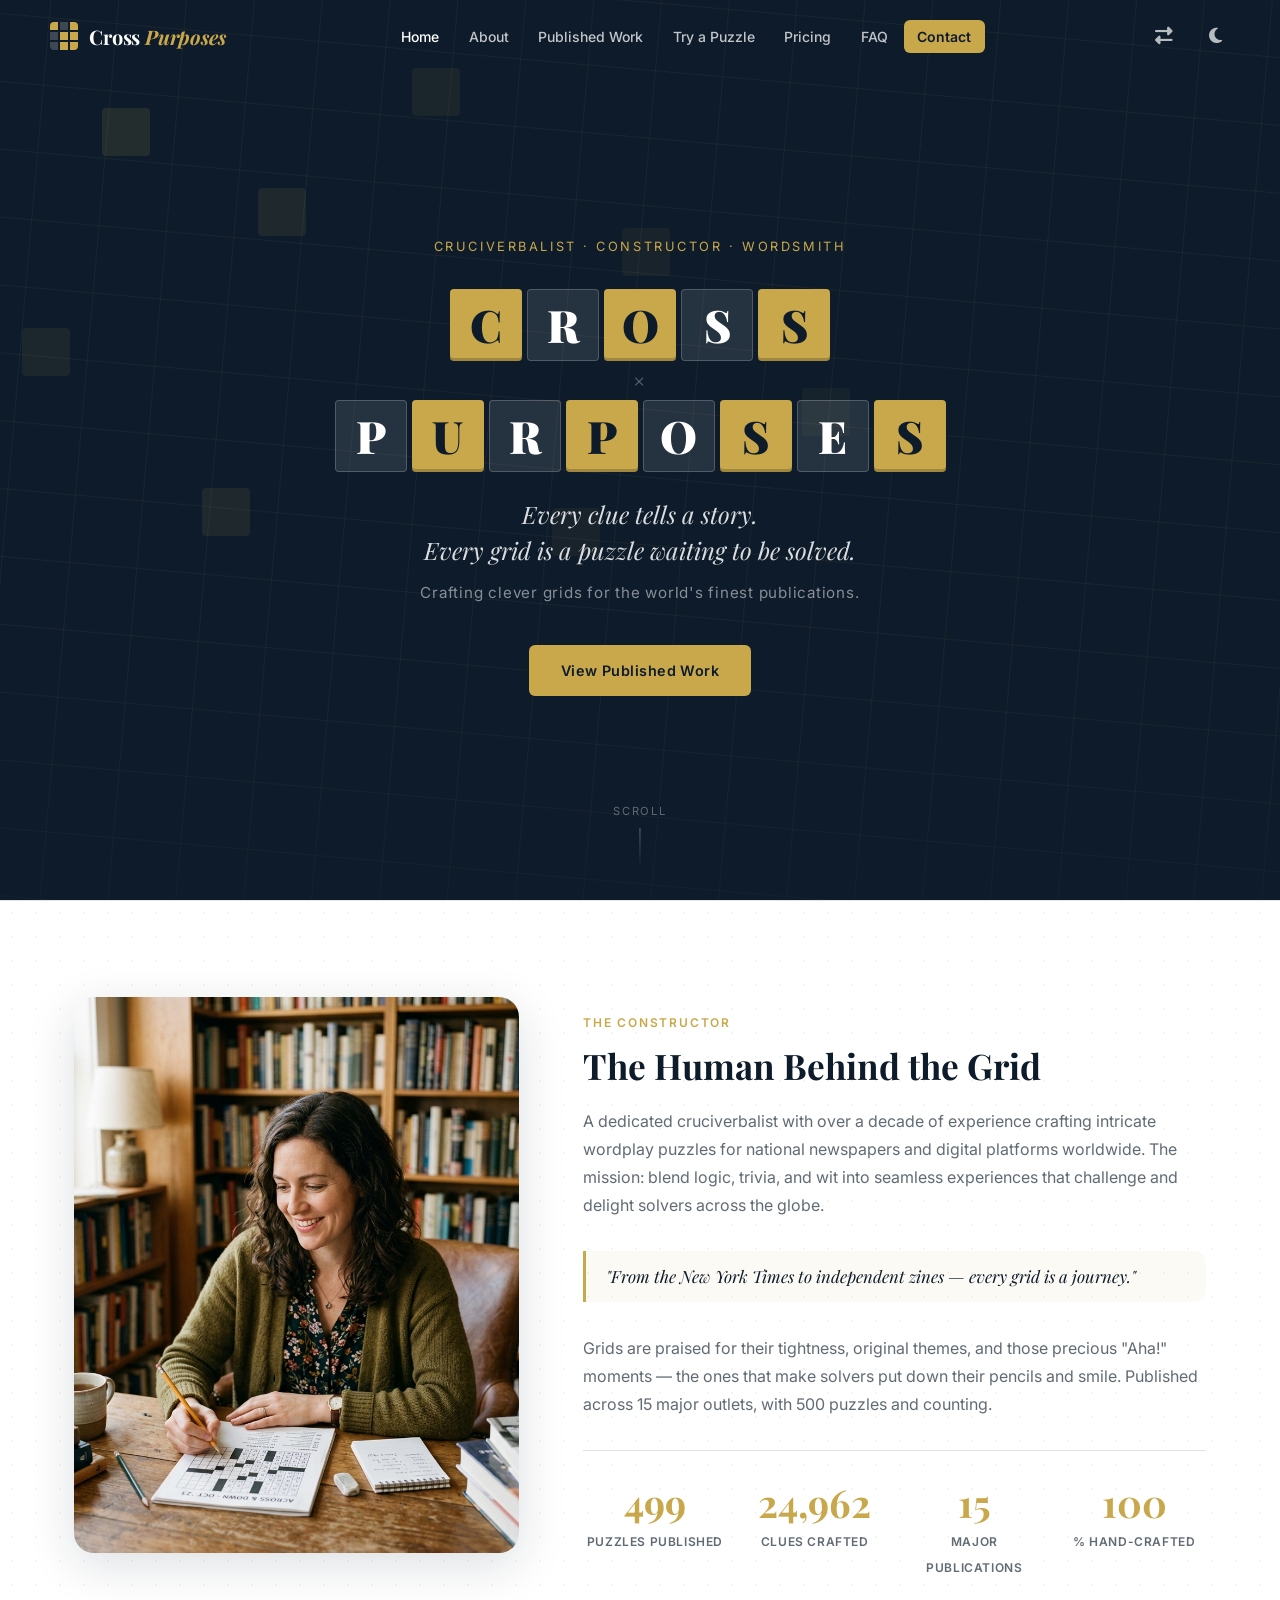
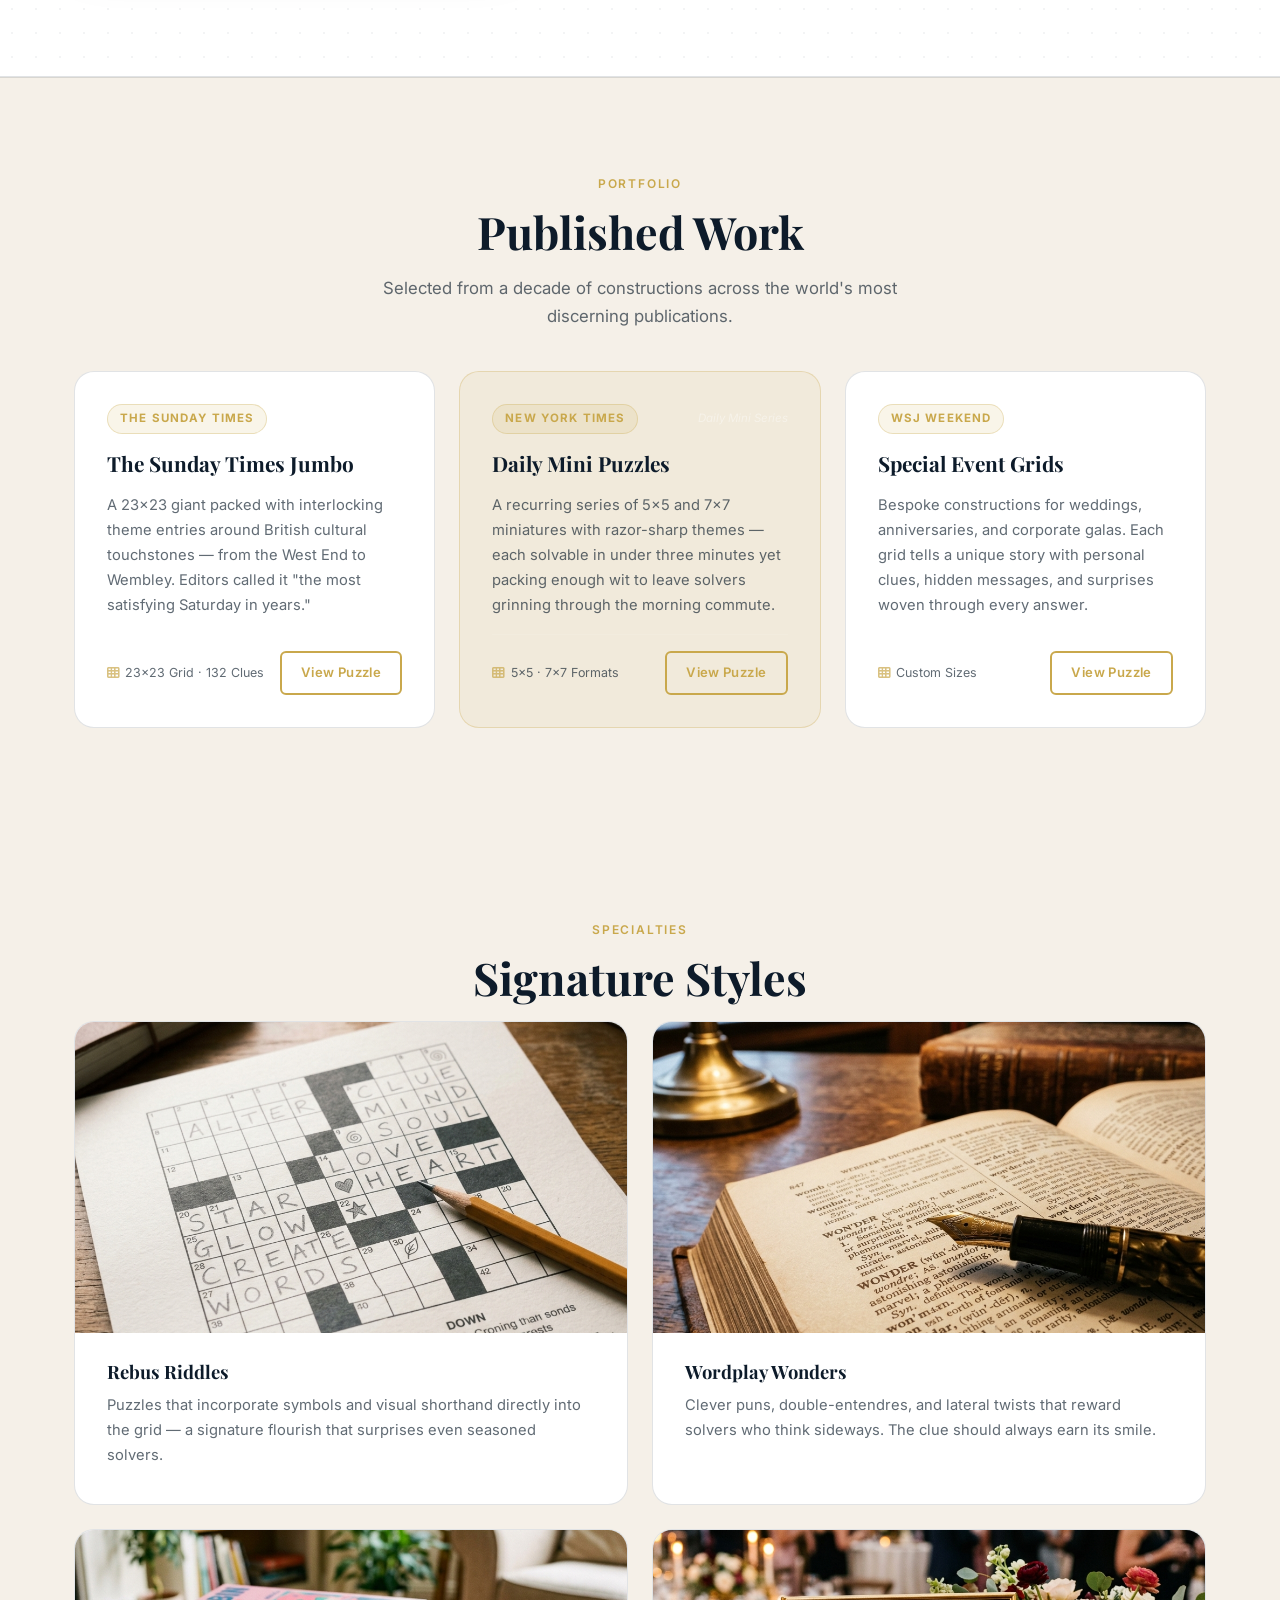
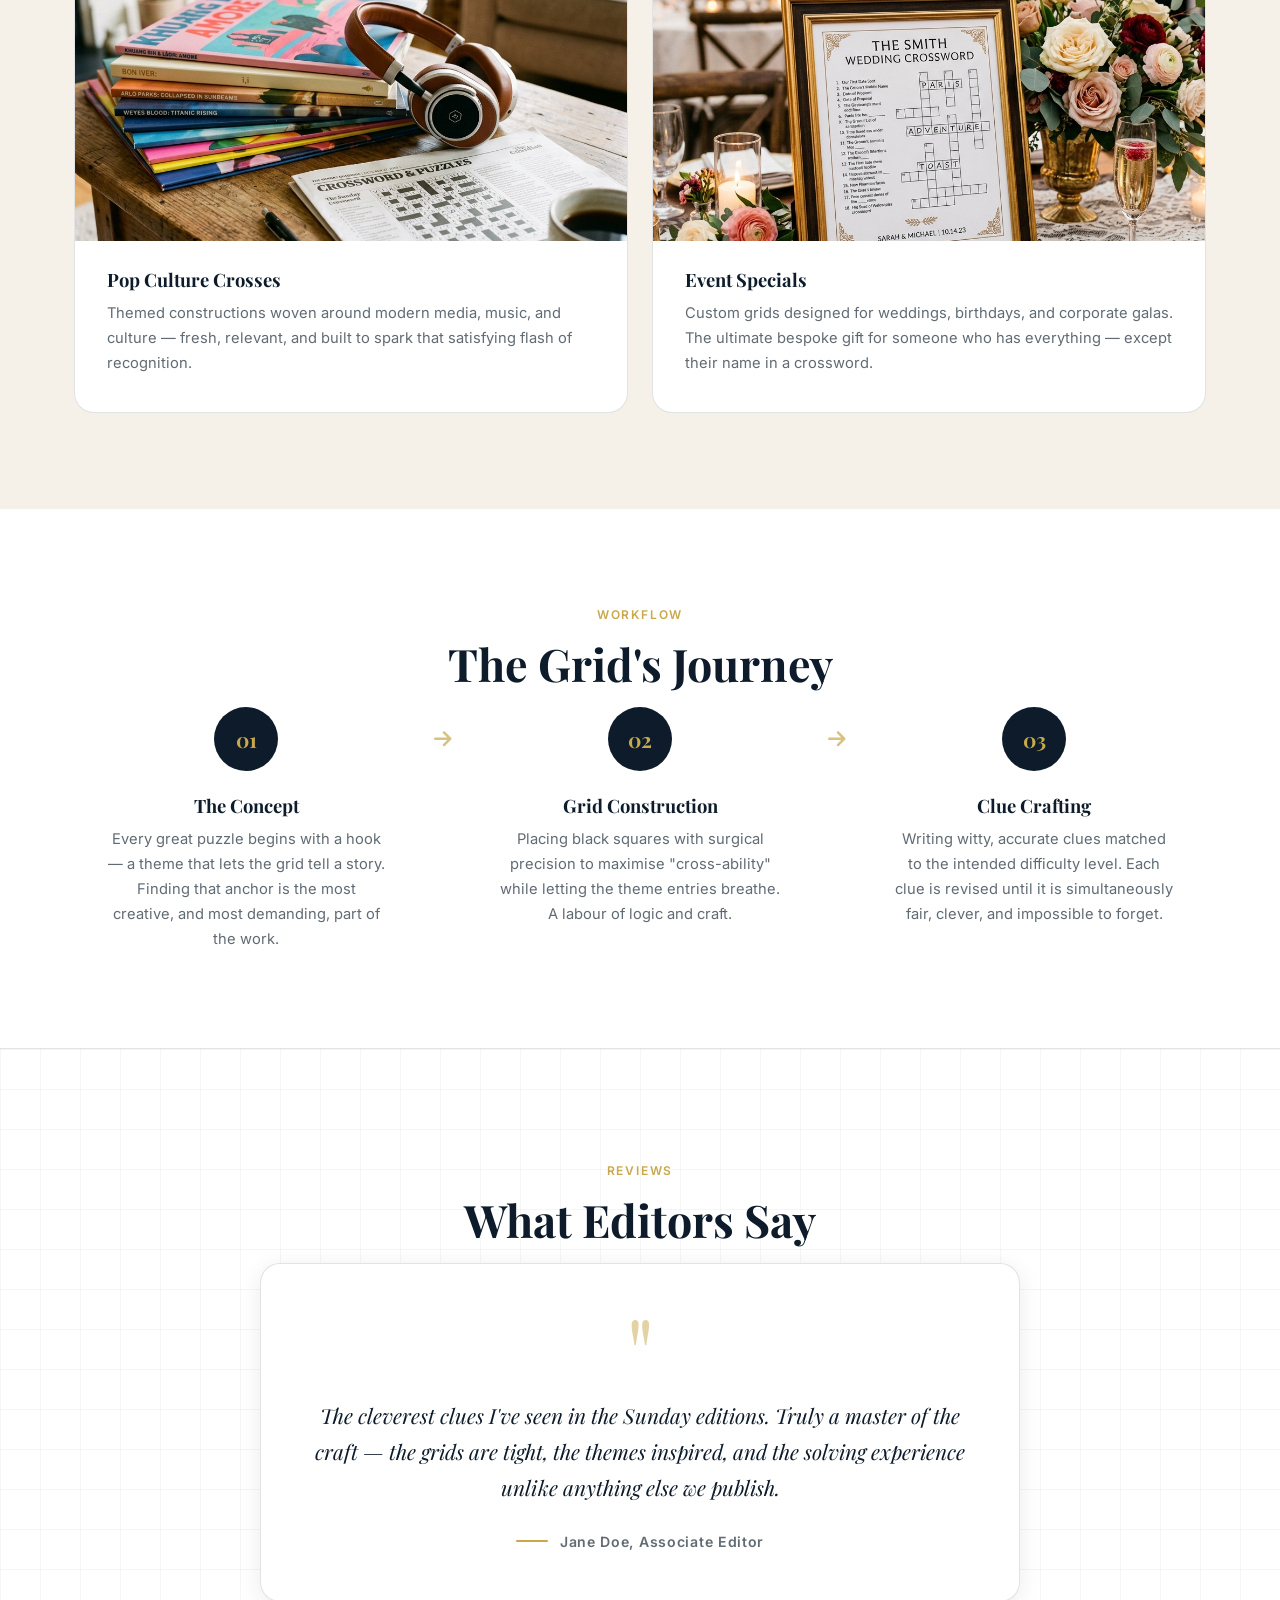
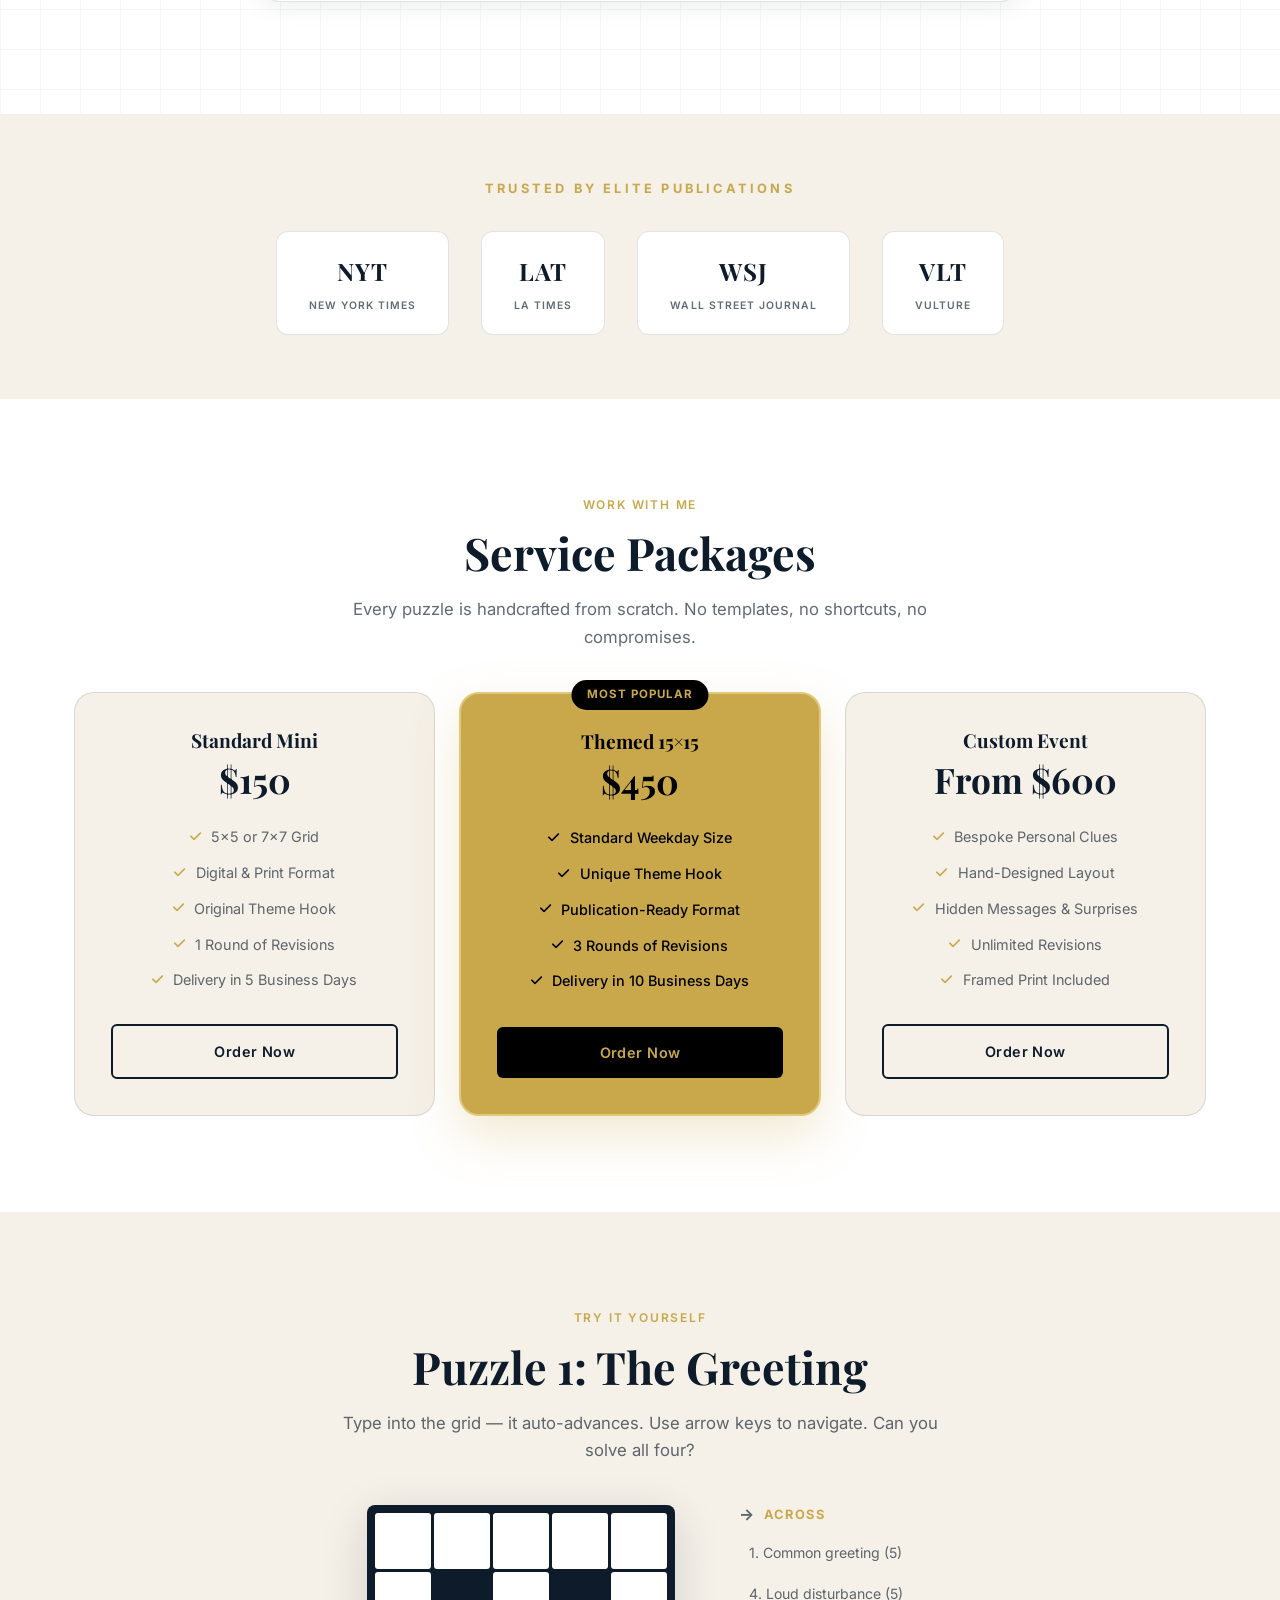
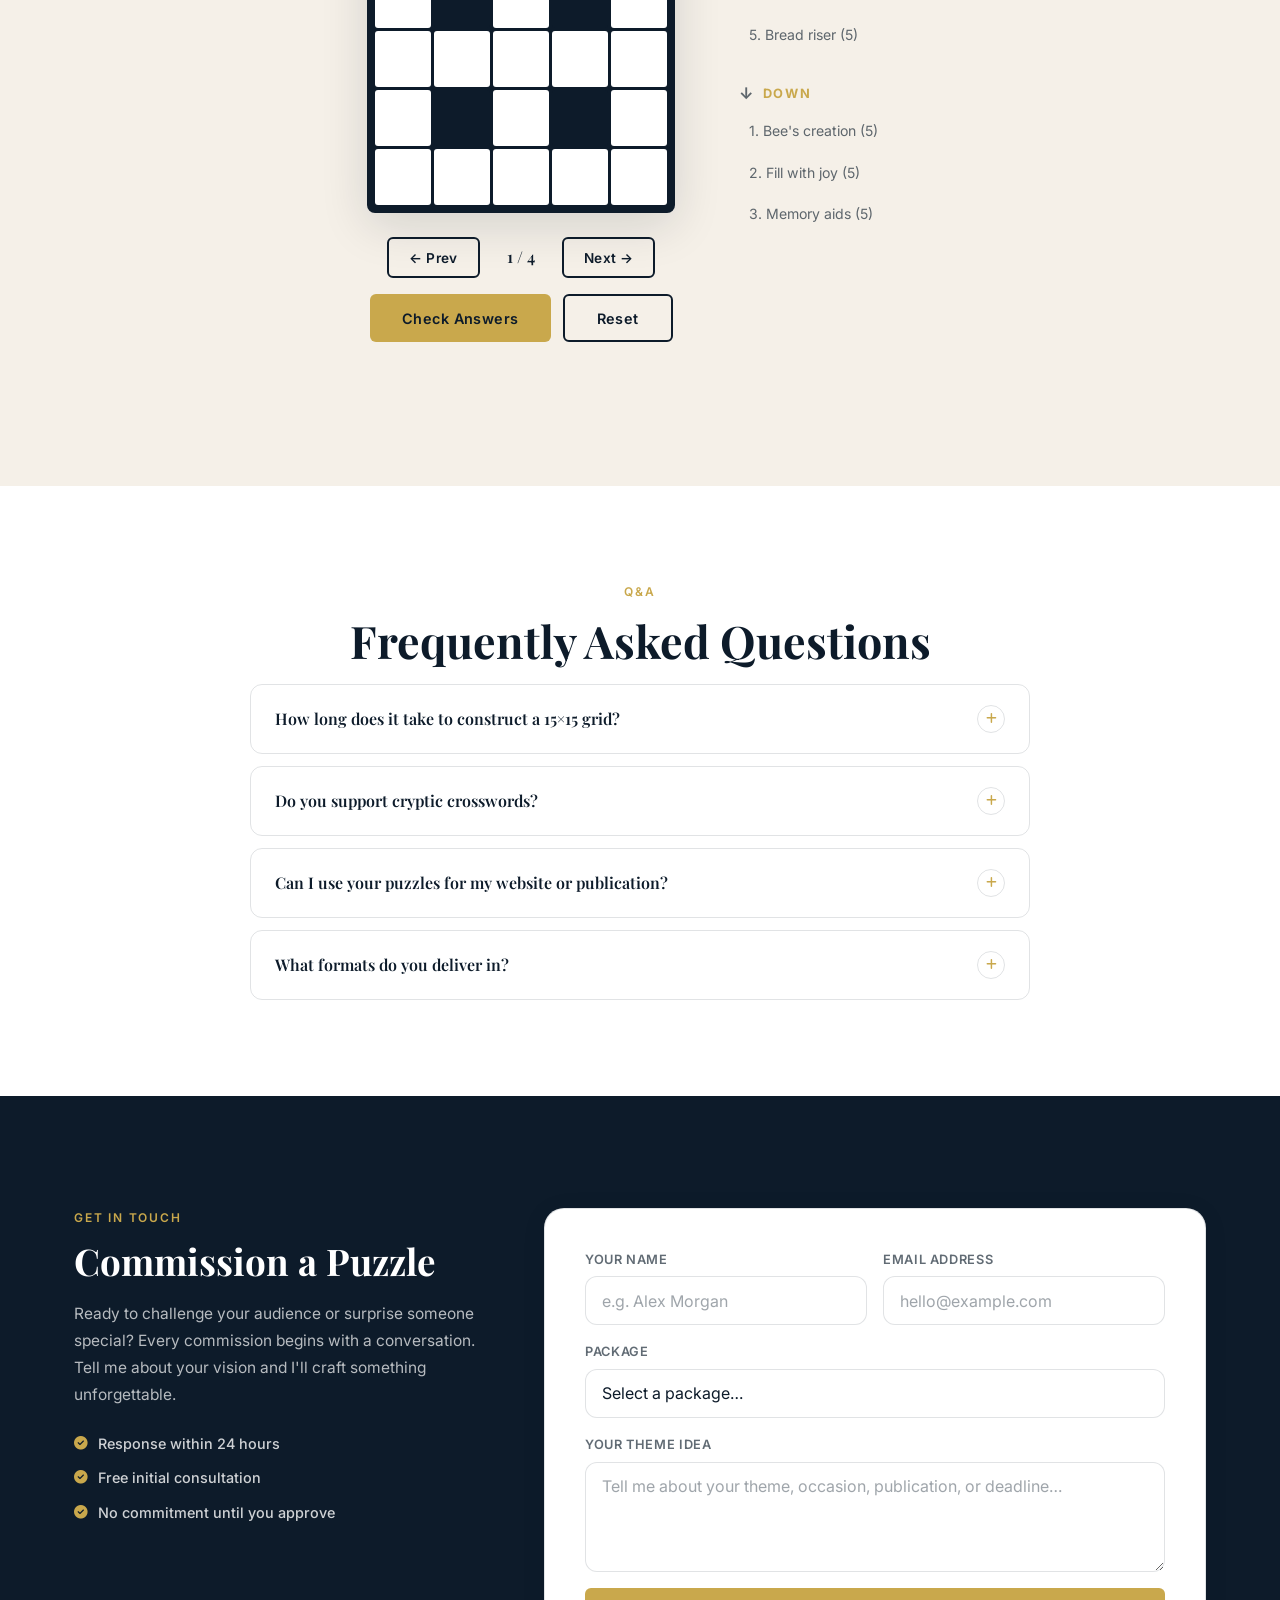
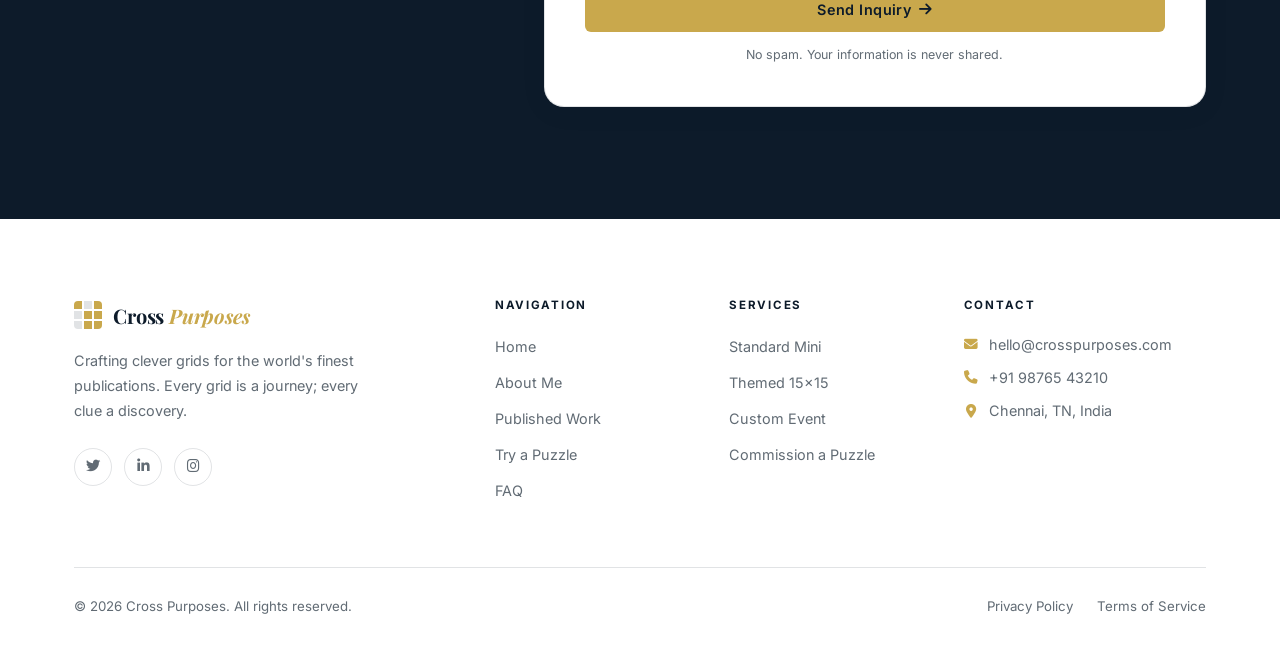
<file: index.html>
<!DOCTYPE html>
<html lang="en">

<head>
    <meta charset="UTF-8">
    <meta name="viewport" content="width=device-width, initial-scale=1.0">
    <title>Cross Purposes | Freelance Crossword Constructor</title>
    <meta name="description"
        content="Cross Purposes — crafting clever crossword grids for the world's finest publications. Commission a bespoke puzzle from an award-winning cruciverbalist.">
    <link rel="icon" type="image/svg+xml"
        href="data:image/svg+xml,<svg xmlns='http://www.w3.org/2000/svg' viewBox='0 0 32 32'><rect fill='%23C9A84C' width='32' height='32' rx='4'/><rect fill='%230D1B2A' x='2' y='2' width='8' height='8'/><rect fill='%230D1B2A' x='22' y='2' width='8' height='8'/><rect fill='%230D1B2A' x='12' y='12' width='8' height='8'/><rect fill='%230D1B2A' x='2' y='22' width='8' height='8'/><rect fill='%230D1B2A' x='22' y='22' width='8' height='8'/></svg>">
    <link rel="preconnect" href="https://fonts.googleapis.com">
    <link rel="preconnect" href="https://fonts.gstatic.com" crossorigin>
    <link
        href="https://fonts.googleapis.com/css2?family=Playfair+Display:ital,wght@0,400;0,600;0,700;0,900;1,400;1,700&family=Inter:wght@300;400;500;600&family=DM+Serif+Display:ital@0;1&display=swap"
        rel="stylesheet">
    <link rel="stylesheet" href="https://cdnjs.cloudflare.com/ajax/libs/font-awesome/6.4.0/css/all.min.css">
    <link rel="stylesheet" href="style.css">
</head>

<body>

    <!-- ===================== NAVIGATION ===================== -->
    <nav class="navbar" id="navbar">
        <div class="nav-inner">
            <a href="#home" class="nav-logo">
                <div class="logo-grid-icon">
                    <span class="lg-cell dark"></span>
                    <span class="lg-cell light"></span>
                    <span class="lg-cell dark"></span>
                    <span class="lg-cell light"></span>
                    <span class="lg-cell dark"></span>
                    <span class="lg-cell dark"></span>
                    <span class="lg-cell light"></span>
                    <span class="lg-cell dark"></span>
                    <span class="lg-cell dark"></span>
                </div>
                <span class="logo-text">Cross&nbsp;<em>Purposes</em></span>
            </a>

            <ul class="nav-links" id="nav-links">
                <li><a href="#home" class="nav-link">Home</a></li>
                <li><a href="#about" class="nav-link">About</a></li>
                <li><a href="#published" class="nav-link">Published Work</a></li>
                <li><a href="#demo" class="nav-link">Try a Puzzle</a></li>
                <li><a href="#pricing" class="nav-link">Pricing</a></li>
                <li><a href="#faq" class="nav-link">FAQ</a></li>
                <li><a href="#commission" class="nav-link nav-cta">Contact</a></li>
            </ul>

            <div class="nav-actions">
                <button id="rtl-toggle" class="nav-toggle" title="Toggle Right-to-Left">
                    <i class="fas fa-right-left"></i>
                </button>
                <button id="theme-toggle" class="nav-toggle" title="Toggle Dark Mode">
                    <i class="fas fa-moon"></i>
                </button>
                <button class="hamburger" id="hamburger" aria-label="Open menu" aria-expanded="false">
                    <span></span><span></span><span></span>
                </button>
            </div>
        </div>
    </nav>

    <!-- Mobile Drawer -->
    <div class="mobile-drawer" id="mobile-drawer" aria-hidden="true">
        <div class="drawer-inner">
            <button class="drawer-close" id="drawer-close" aria-label="Close menu">
                <i class="fas fa-times"></i>
            </button>
            <a href="#home" class="drawer-logo">
                <div class="logo-grid-icon">
                    <span class="lg-cell dark"></span>
                    <span class="lg-cell light"></span>
                    <span class="lg-cell dark"></span>
                    <span class="lg-cell light"></span>
                    <span class="lg-cell dark"></span>
                    <span class="lg-cell dark"></span>
                    <span class="lg-cell light"></span>
                    <span class="lg-cell dark"></span>
                    <span class="lg-cell dark"></span>
                </div>
                <span class="logo-text">Cross&nbsp;<em>Purposes</em></span>
            </a>
            <ul class="drawer-links">
                <li><a href="#home">Home</a></li>
                <li><a href="#about">About</a></li>
                <li><a href="#published">Published Work</a></li>
                <li><a href="#demo">Try a Puzzle</a></li>
                <li><a href="#pricing">Pricing</a></li>
                <li><a href="#faq">FAQ</a></li>
                <li><a href="#commission">Contact</a></li>
            </ul>
            <div class="drawer-actions">
                <button id="drawer-rtl-toggle" class="drawer-toggle">
                    <i class="fas fa-right-left"></i> Toggle Layout (RTL)
                </button>
                <button id="drawer-theme-toggle" class="drawer-toggle">
                    <i class="fas fa-moon"></i> Toggle Dark Mode
                </button>
                <a href="#commission" class="btn btn-gold drawer-btn">Commission a Puzzle</a>
            </div>
        </div>
    </div>
    <div class="drawer-overlay" id="drawer-overlay"></div>

    <!-- ===================== HERO ===================== -->
    <header id="home" class="hero">
        <div class="hero-grid-bg" aria-hidden="true">
            <div class="hgb-inner"></div>
        </div>
        <div class="hero-content reveal">
            <p class="hero-eyebrow">Cruciverbalist · Constructor · Wordsmith</p>
            <h1 class="hero-wordmark">
                <span class="wordmark-row">
                    <span class="wm-box dark">C</span><span class="wm-box light">R</span><span
                        class="wm-box dark">O</span><span class="wm-box light">S</span><span
                        class="wm-box dark">S</span>
                </span>
                <span class="wordmark-divider" aria-hidden="true">×</span>
                <span class="wordmark-row">
                    <span class="wm-box light">P</span><span class="wm-box dark">U</span><span
                        class="wm-box light">R</span><span class="wm-box dark">P</span><span
                        class="wm-box light">O</span><span class="wm-box dark">S</span><span
                        class="wm-box light">E</span><span class="wm-box dark">S</span>
                </span>
            </h1>
            <p class="hero-tagline">Every clue tells a story.<br>Every grid is a puzzle waiting to be solved.</p>
            <p class="hero-sub">Crafting clever grids for the world's finest publications.</p>
            <div class="hero-actions">
                <a href="#published" class="btn btn-gold">View Published Work</a>

            </div>
        </div>
        <div class="hero-scroll-hint" aria-hidden="true">
            <span>Scroll</span>
            <div class="scroll-line"></div>
        </div>
    </header>

    <!-- ===================== ABOUT ===================== -->
    <section id="about" class="section about reveal">
        <div class="container">
            <div class="about-layout">
                <div class="about-photo-col">
                    <div class="about-photo-frame">
                        <img src="author_portrait_1776662115723.png" alt="The Constructor — a cruciverbalist at work"
                            class="about-photo">
                        <div class="photo-grid-deco" aria-hidden="true">
                            <span class="pgd-cell d"></span><span class="pgd-cell l"></span><span
                                class="pgd-cell d"></span>
                            <span class="pgd-cell l"></span><span class="pgd-cell d"></span><span
                                class="pgd-cell l"></span>
                            <span class="pgd-cell d"></span><span class="pgd-cell l"></span><span
                                class="pgd-cell d"></span>
                        </div>
                    </div>
                </div>
                <div class="about-text-col">
                    <span class="eyebrow">The Constructor</span>
                    <h2 class="about-name">The Human Behind the Grid</h2>
                    <p class="about-bio">A dedicated cruciverbalist with over a decade of experience crafting intricate
                        wordplay puzzles for national newspapers and digital platforms worldwide. The mission: blend
                        logic, trivia, and wit into seamless experiences that challenge and delight solvers across the
                        globe.</p>
                    <blockquote class="pull-quote">
                        <p>"From the New York Times to independent zines — every grid is a journey."</p>
                    </blockquote>
                    <p class="about-bio">Grids are praised for their tightness, original themes, and those precious
                        "Aha!" moments — the ones that make solvers put down their pencils and smile. Published across
                        15 major outlets, with 500 puzzles and counting.</p>

                    <!-- Stat Counters integrated into About -->
                    <div class="about-stats" id="stats">
                        <div class="astat">
                            <span class="astat-num" data-target="500">0</span>
                            <span class="astat-label">Puzzles Published</span>
                        </div>
                        <div class="astat">
                            <span class="astat-num" data-target="25000">0</span>
                            <span class="astat-label">Clues Crafted</span>
                        </div>
                        <div class="astat">
                            <span class="astat-num" data-target="15">0</span>
                            <span class="astat-label">Major Publications</span>
                        </div>
                        <div class="astat">
                            <span class="astat-num" data-target="100">0</span>
                            <span class="astat-label">% Hand-Crafted</span>
                        </div>
                    </div>
                </div>
            </div>
        </div>
    </section>

    <!-- ===================== PUBLISHED WORK ===================== -->
    <section id="published" class="section published reveal">
        <div class="container">
            <span class="eyebrow centered">Portfolio</span>
            <h2 class="section-title centered">Published Work</h2>
            <p class="section-sub centered">Selected from a decade of constructions across the world's most discerning
                publications.</p>
            <div class="pub-grid">
                <article class="pub-card">
                    <div class="pub-card-meta">
                        <span class="pub-badge">The Sunday Times</span>
                        <span class="pub-type">Jumbo Special</span>
                    </div>
                    <h3 class="pub-title">The Sunday Times Jumbo</h3>
                    <p class="pub-desc">A 23×23 giant packed with interlocking theme entries around British cultural
                        touchstones — from the West End to Wembley. Editors called it "the most satisfying Saturday in
                        years."</p>
                    <div class="pub-card-footer">
                        <span class="pub-clue-count"><i class="fas fa-th"></i> 23×23 Grid · 132 Clues</span>
                        <a href="#commission" class="btn btn-small btn-gold-outline">View Puzzle</a>
                    </div>
                </article>

                <article class="pub-card pub-card-featured">
                    <div class="pub-card-meta">
                        <span class="pub-badge">New York Times</span>
                        <span class="pub-type">Daily Mini Series</span>
                    </div>
                    <h3 class="pub-title">Daily Mini Puzzles</h3>
                    <p class="pub-desc">A recurring series of 5×5 and 7×7 miniatures with razor-sharp themes — each
                        solvable in under three minutes yet packing enough wit to leave solvers grinning through the
                        morning commute.</p>
                    <div class="pub-card-footer">
                        <span class="pub-clue-count"><i class="fas fa-th"></i> 5×5 · 7×7 Formats</span>
                        <a href="#commission" class="btn btn-small btn-gold-outline">View Puzzle</a>
                    </div>
                </article>

                <article class="pub-card">
                    <div class="pub-card-meta">
                        <span class="pub-badge">WSJ Weekend</span>
                        <span class="pub-type">Event Commission</span>
                    </div>
                    <h3 class="pub-title">Special Event Grids</h3>
                    <p class="pub-desc">Bespoke constructions for weddings, anniversaries, and corporate galas. Each
                        grid tells a unique story with personal clues, hidden messages, and surprises woven through
                        every answer.</p>
                    <div class="pub-card-footer">
                        <span class="pub-clue-count"><i class="fas fa-th"></i> Custom Sizes</span>
                        <a href="#commission" class="btn btn-small btn-gold-outline">View Puzzle</a>
                    </div>
                </article>
            </div>
        </div>
    </section>

    <!-- ===================== SPECIALTIES ===================== -->
    <section id="specialties" class="section specialties reveal">
        <div class="container">
            <span class="eyebrow centered">Specialties</span>
            <h2 class="section-title centered">Signature Styles</h2>
            <div class="specialty-grid">
                <div class="specialty-card">
                    <div class="specialty-img-wrap">
                        <img src="specialty_rebus.png" alt="Rebus Riddles example">
                    </div>
                    <div class="specialty-content">
                        <h3>Rebus Riddles</h3>
                        <p>Puzzles that incorporate symbols and visual shorthand directly into the grid — a signature
                            flourish that surprises even seasoned solvers.</p>
                    </div>
                </div>
                <div class="specialty-card">
                    <div class="specialty-img-wrap">
                        <img src="specialty_wordplay.png" alt="Wordplay Wonders imagery">
                    </div>
                    <div class="specialty-content">
                        <h3>Wordplay Wonders</h3>
                        <p>Clever puns, double-entendres, and lateral twists that reward solvers who think sideways. The
                            clue should always earn its smile.</p>
                    </div>
                </div>
                <div class="specialty-card">
                    <div class="specialty-img-wrap">
                        <img src="specialty_popculture.png" alt="Pop Culture Crosses theme">
                    </div>
                    <div class="specialty-content">
                        <h3>Pop Culture Crosses</h3>
                        <p>Themed constructions woven around modern media, music, and culture — fresh, relevant, and
                            built to spark that satisfying flash of recognition.</p>
                    </div>
                </div>
                <div class="specialty-card">
                    <div class="specialty-img-wrap">
                        <img src="specialty_event.png" alt="Event Specials celebration">
                    </div>
                    <div class="specialty-content">
                        <h3>Event Specials</h3>
                        <p>Custom grids designed for weddings, birthdays, and corporate galas. The ultimate bespoke gift
                            for someone who has everything — except their name in a crossword.</p>
                    </div>
                </div>
            </div>
        </div>
    </section>

    <!-- ===================== PROCESS ===================== -->
    <section id="process" class="section process reveal">
        <div class="container">
            <span class="eyebrow centered">Workflow</span>
            <h2 class="section-title centered">The Grid's Journey</h2>
            <div class="process-steps">
                <div class="process-step">
                    <div class="ps-num">01</div>
                    <div class="ps-connector" aria-hidden="true"></div>
                    <div class="ps-body">
                        <h3>The Concept</h3>
                        <p>Every great puzzle begins with a hook — a theme that lets the grid tell a story. Finding that
                            anchor is the most creative, and most demanding, part of the work.</p>
                    </div>
                </div>
                <div class="process-arrow" aria-hidden="true"><i class="fas fa-arrow-right"></i></div>
                <div class="process-step">
                    <div class="ps-num">02</div>
                    <div class="ps-connector" aria-hidden="true"></div>
                    <div class="ps-body">
                        <h3>Grid Construction</h3>
                        <p>Placing black squares with surgical precision to maximise "cross-ability" while letting the
                            theme entries breathe. A labour of logic and craft.</p>
                    </div>
                </div>
                <div class="process-arrow" aria-hidden="true"><i class="fas fa-arrow-right"></i></div>
                <div class="process-step">
                    <div class="ps-num">03</div>
                    <div class="ps-connector" aria-hidden="true"></div>
                    <div class="ps-body">
                        <h3>Clue Crafting</h3>
                        <p>Writing witty, accurate clues matched to the intended difficulty level. Each clue is revised
                            until it is simultaneously fair, clever, and impossible to forget.</p>
                    </div>
                </div>
            </div>
        </div>
    </section>

    <!-- ===================== TESTIMONIALS & TRUSTED BY ===================== -->
    <section id="testimonials" class="section testimonials reveal">
        <div class="testi-bg" aria-hidden="true"></div>
        <div class="container testi-container">
            <span class="eyebrow centered">Reviews</span>
            <h2 class="section-title centered">What Editors Say</h2>
            <div class="testi-card">
                <div class="testi-quote-mark" aria-hidden="true">"</div>
                <p class="testi-text">The cleverest clues I've seen in the Sunday editions. Truly a master of the craft
                    — the grids are tight, the themes inspired, and the solving experience unlike anything else we
                    publish.</p>
                <footer class="testi-author">
                    <div class="testi-author-dot"></div>
                    <span>Jane Doe, Associate Editor</span>
                </footer>
            </div>
        </div>
    </section>

    <!-- Trusted By -->
    <section id="clients" class="section clients reveal">
        <div class="container">
            <p class="clients-label">Trusted By Elite Publications</p>
            <div class="client-logos">
                <div class="client-logo">
                    <span class="cl-abbr">NYT</span>
                    <span class="cl-name">New York Times</span>
                </div>
                <div class="client-logo">
                    <span class="cl-abbr">LAT</span>
                    <span class="cl-name">LA Times</span>
                </div>
                <div class="client-logo">
                    <span class="cl-abbr">WSJ</span>
                    <span class="cl-name">Wall Street Journal</span>
                </div>
                <div class="client-logo">
                    <span class="cl-abbr">VLT</span>
                    <span class="cl-name">Vulture</span>
                </div>
            </div>
        </div>
    </section>

    <!-- ===================== PRICING ===================== -->
    <section id="pricing" class="section pricing reveal">
        <div class="container">
            <span class="eyebrow centered">Work With Me</span>
            <h2 class="section-title centered">Service Packages</h2>
            <p class="section-sub centered">Every puzzle is handcrafted from scratch. No templates, no shortcuts, no
                compromises.</p>
            <div class="pricing-grid">

                <div class="price-card">
                    <div class="pc-header">
                        <h3 class="pc-name">Standard Mini</h3>
                        <div class="pc-price">
                            <span class="pc-amount">$150</span>
                        </div>
                    </div>
                    <ul class="pc-features">
                        <li><i class="fas fa-check"></i> 5×5 or 7×7 Grid</li>
                        <li><i class="fas fa-check"></i> Digital &amp; Print Format</li>
                        <li><i class="fas fa-check"></i> Original Theme Hook</li>
                        <li><i class="fas fa-check"></i> 1 Round of Revisions</li>
                        <li><i class="fas fa-check"></i> Delivery in 5 Business Days</li>
                    </ul>
                    <a href="#commission" class="btn btn-outline-navy pc-btn">Order Now</a>
                </div>

                <div class="price-card price-card-featured">
                    <div class="pc-badge">Most Popular</div>
                    <div class="pc-header">
                        <h3 class="pc-name">Themed 15×15</h3>
                        <div class="pc-price">
                            <span class="pc-amount">$450</span>
                        </div>
                    </div>
                    <ul class="pc-features">
                        <li><i class="fas fa-check"></i> Standard Weekday Size</li>
                        <li><i class="fas fa-check"></i> Unique Theme Hook</li>
                        <li><i class="fas fa-check"></i> Publication-Ready Format</li>
                        <li><i class="fas fa-check"></i> 3 Rounds of Revisions</li>
                        <li><i class="fas fa-check"></i> Delivery in 10 Business Days</li>
                    </ul>
                    <a href="#commission" class="btn btn-gold pc-btn">Order Now</a>
                </div>

                <div class="price-card">
                    <div class="pc-header">
                        <h3 class="pc-name">Custom Event</h3>
                        <div class="pc-price">
                            <span class="pc-amount">From $600</span>
                        </div>
                    </div>
                    <ul class="pc-features">
                        <li><i class="fas fa-check"></i> Bespoke Personal Clues</li>
                        <li><i class="fas fa-check"></i> Hand-Designed Layout</li>
                        <li><i class="fas fa-check"></i> Hidden Messages &amp; Surprises</li>
                        <li><i class="fas fa-check"></i> Unlimited Revisions</li>
                        <li><i class="fas fa-check"></i> Framed Print Included</li>
                    </ul>
                    <a href="#commission" class="btn btn-outline-navy pc-btn">Order Now</a>
                </div>

            </div>
        </div>
    </section>

    <!-- ===================== INTERACTIVE DEMO ===================== -->
    <section id="demo" class="section demo-section reveal">
        <div class="container">
            <span class="eyebrow centered">Try It Yourself</span>
            <h2 class="section-title centered" id="puzzle-title-display">Puzzle 1: The Greeting</h2>
            <p class="section-sub centered">Type into the grid — it auto-advances. Use arrow keys to navigate. Can you
                solve all four?</p>

            <div class="crossword-wrapper">
                <div class="crossword-area">
                    <div id="crossword-grid" class="crossword-grid"></div>
                    <div class="demo-controls">
                        <div class="demo-nav">
                            <button onclick="prevPuzzle()" class="btn btn-outline-navy btn-nav" id="prev-btn">←
                                Prev</button>
                            <span class="puzzle-progress" id="puzzle-progress">1 / 4</span>
                            <button onclick="nextPuzzle()" class="btn btn-outline-navy btn-nav" id="next-btn">Next
                                →</button>
                        </div>
                        <div class="demo-actions">
                            <button onclick="checkAnswers()" class="btn btn-gold">Check Answers</button>
                            <button onclick="resetPuzzle()" class="btn btn-outline-navy">Reset</button>
                        </div>
                    </div>
                    <p id="result-msg" class="result-msg"></p>
                </div>

                <div class="clues-area">
                    <div class="clue-group">
                        <h4 class="clue-heading"><span class="clue-arrow">→</span> Across</h4>
                        <ul id="across-clues" class="clue-list"></ul>
                    </div>
                    <div class="clue-group">
                        <h4 class="clue-heading"><span class="clue-arrow">↓</span> Down</h4>
                        <ul id="down-clues" class="clue-list"></ul>
                    </div>
                </div>
            </div>
        </div>
    </section>

    <!-- ===================== FAQ ===================== -->
    <section id="faq" class="section faq reveal">
        <div class="container">
            <span class="eyebrow centered">Q&amp;A</span>
            <h2 class="section-title centered">Frequently Asked Questions</h2>
            <div class="faq-list">

                <div class="faq-item">
                    <button class="faq-q" aria-expanded="false">
                        <span>How long does it take to construct a 15×15 grid?</span>
                        <span class="faq-icon"><i class="fas fa-plus"></i></span>
                    </button>
                    <div class="faq-a">
                        <p>Typically 10–15 hours for grid and clues combined, depending on theme complexity. Rush
                            commissions are available for an additional fee — contact me to discuss your deadline.</p>
                    </div>
                </div>

                <div class="faq-item">
                    <button class="faq-q" aria-expanded="false">
                        <span>Do you support cryptic crosswords?</span>
                        <span class="faq-icon"><i class="fas fa-plus"></i></span>
                    </button>
                    <div class="faq-a">
                        <p>Yes — I specialise in both American-style thematics and British Cryptic puzzles. Each style
                            has its own grammar and I'm fluent in both. Just specify your preference when commissioning.
                        </p>
                    </div>
                </div>

                <div class="faq-item">
                    <button class="faq-q" aria-expanded="false">
                        <span>Can I use your puzzles for my website or publication?</span>
                        <span class="faq-icon"><i class="fas fa-plus"></i></span>
                    </button>
                    <div class="faq-a">
                        <p>Absolutely. I offer digital licensing for single puzzles or recurring series. Rates depend on
                            audience size and exclusivity. Let's talk — send me a brief and I'll put together a
                            licensing proposal.</p>
                    </div>
                </div>

                <div class="faq-item">
                    <button class="faq-q" aria-expanded="false">
                        <span>What formats do you deliver in?</span>
                        <span class="faq-icon"><i class="fas fa-plus"></i></span>
                    </button>
                    <div class="faq-a">
                        <p>All puzzles are delivered in print-ready PDF, interactive web format (HTML/JS), and .puz
                            format (compatible with Across Lite and most crossword software). Print files are at 300dpi
                            for professional printing.</p>
                    </div>
                </div>

            </div>
        </div>
    </section>

    <!-- ===================== COMMISSION FORM ===================== -->
    <section id="commission" class="section commission reveal">
        <div class="container">
            <div class="commission-wrap">
                <div class="commission-intro">
                    <span class="eyebrow">Get In Touch</span>
                    <h2>Commission a Puzzle</h2>
                    <p>Ready to challenge your audience or surprise someone special? Every commission begins with a
                        conversation. Tell me about your vision and I'll craft something unforgettable.</p>
                    <ul class="commission-promises">
                        <li><i class="fas fa-check-circle"></i> Response within 24 hours</li>
                        <li><i class="fas fa-check-circle"></i> Free initial consultation</li>
                        <li><i class="fas fa-check-circle"></i> No commitment until you approve</li>
                    </ul>
                </div>
                <form class="commission-form" id="commission-form">
                    <div class="form-row">
                        <div class="form-group">
                            <label for="cf-name">Your Name</label>
                            <input type="text" id="cf-name" name="name" placeholder="e.g. Alex Morgan" required>
                        </div>
                        <div class="form-group">
                            <label for="cf-email">Email Address</label>
                            <input type="email" id="cf-email" name="email" placeholder="hello@example.com" required>
                        </div>
                    </div>
                    <div class="form-group">
                        <label for="cf-package">Package</label>
                        <select id="cf-package" name="package" required>
                            <option value="" disabled selected>Select a package…</option>
                            <option value="mini">Standard Mini — $150</option>
                            <option value="themed">Themed 15×15 — $450</option>
                            <option value="event">Custom Event — From $600</option>
                            <option value="other">Something else — let's talk</option>
                        </select>
                    </div>
                    <div class="form-group">
                        <label for="cf-message">Your Theme Idea</label>
                        <textarea id="cf-message" name="message" rows="4"
                            placeholder="Tell me about your theme, occasion, publication, or deadline…"
                            required></textarea>
                    </div>
                    <button type="submit" class="btn btn-gold btn-full">Send Inquiry <i
                            class="fas fa-arrow-right"></i></button>
                    <p class="form-note">No spam. Your information is never shared.</p>
                </form>
            </div>
        </div>
    </section>

    <!-- ===================== FOOTER ===================== -->
    <footer id="contact" class="site-footer">
        <div class="container">
            <div class="footer-grid">
                <div class="footer-brand">
                    <a href="#home" class="footer-logo">
                        <div class="logo-grid-icon">
                            <span class="lg-cell dark"></span>
                            <span class="lg-cell light"></span>
                            <span class="lg-cell dark"></span>
                            <span class="lg-cell light"></span>
                            <span class="lg-cell dark"></span>
                            <span class="lg-cell dark"></span>
                            <span class="lg-cell light"></span>
                            <span class="lg-cell dark"></span>
                            <span class="lg-cell dark"></span>
                        </div>
                        <span class="logo-text">Cross&nbsp;<em>Purposes</em></span>
                    </a>
                    <p class="footer-tagline">Crafting clever grids for the world's finest publications. Every grid is a
                        journey; every clue a discovery.</p>
                    <div class="footer-social">
                        <a href="#" aria-label="Twitter / X"><i class="fab fa-twitter"></i></a>
                        <a href="#" aria-label="LinkedIn"><i class="fab fa-linkedin-in"></i></a>
                        <a href="#" aria-label="Instagram"><i class="fab fa-instagram"></i></a>
                    </div>
                </div>
                <div class="footer-col">
                    <h4>Navigation</h4>
                    <ul>
                        <li><a href="#home">Home</a></li>
                        <li><a href="#about">About Me</a></li>
                        <li><a href="#published">Published Work</a></li>
                        <li><a href="#demo">Try a Puzzle</a></li>
                        <li><a href="#faq">FAQ</a></li>
                    </ul>
                </div>
                <div class="footer-col">
                    <h4>Services</h4>
                    <ul>
                        <li><a href="#pricing">Standard Mini</a></li>
                        <li><a href="#pricing">Themed 15×15</a></li>
                        <li><a href="#pricing">Custom Event</a></li>
                        <li><a href="#commission">Commission a Puzzle</a></li>
                    </ul>
                </div>
                <div class="footer-col footer-contact">
                    <h4>Contact</h4>
                    <ul>
                        <li><i class="fas fa-envelope"></i> hello@crosspurposes.com</li>
                        <li><i class="fas fa-phone"></i> +91 98765 43210</li>
                        <li><i class="fas fa-map-marker-alt"></i> Chennai, TN, India</li>
                    </ul>
                </div>
            </div>
            <div class="footer-bottom">
                <p>&copy; 2026 Cross Purposes. All rights reserved.</p>
                <div class="footer-bottom-links">
                    <a href="#">Privacy Policy</a>
                    <a href="#">Terms of Service</a>
                </div>
            </div>
        </div>
    </footer>

    <!-- Back to Top -->
    <button id="back-to-top" aria-label="Back to top" title="Back to top">
        <i class="fas fa-chevron-up"></i>
    </button>

    <script src="script.js"></script>
</body>

</html>
</file>
<file: style.css>
/* =====================================================
   CROSS PURPOSES — Design System
   Palette: Navy #0D1B2A · Cream #F5F0E8 · Gold #C9A84C
   ===================================================== */

/* ── Reset & Base ─────────────────────────────────── */
*, *::before, *::after { box-sizing: border-box; margin: 0; padding: 0; }

html {
  scroll-behavior: smooth;
  font-size: 16px;
}

body {
  font-family: 'Inter', system-ui, sans-serif;
  background: var(--cream);
  color: var(--text);
  line-height: 1.65;
  overflow-x: hidden;
}

img { display: block; max-width: 100%; }
a { text-decoration: none; color: inherit; }
ul { list-style: none; }
button { cursor: pointer; border: none; background: none; }
input, select, textarea { font-family: inherit; font-size: 1rem; }

/* ── CSS Variables ────────────────────────────────── */
:root {
  --navy:    #0D1B2A;
  --navy-80: rgba(13,27,42,.8);
  --cream:   #F5F0E8;
  --cream-60: rgba(245,240,232,.6);
  --white:   #FFFFFF;
  --card-bg: #FFFFFF;
  --gold:    #C9A84C;
  --gold-lt: #E2C97A;
  --border:  rgba(13,27,42,.12);
  --text:    #0D1B2A;
  --text-muted: rgba(13,27,42,.65);

  /* Static (Non-themeable) */
  --ink-static: #0D1B2A;
  --white-static: #FFFFFF;

  --serif: 'Playfair Display', Georgia, serif;
  --serif-dm: 'DM Serif Display', Georgia, serif;
  --sans: 'Inter', system-ui, sans-serif;

  --radius:  12px;
  --radius-lg: 20px;
  --shadow:  0 4px 24px rgba(13,27,42,.08);
  --shadow-lg: 0 12px 48px rgba(13,27,42,.14);
  --logo-cell-lt: rgba(13, 27, 42, 0.1);
  --transition: .3s cubic-bezier(.4,0,.2,1);
}

[data-theme="dark"] {
  --cream:   #05080c; /* Deep Ink Background */
  --white:   #0a1118; /* Dark Surface */
  --card-bg: #0e1620; /* Dark Card Surface */
  --navy:    #FFFFFF; /* Pure White text */
  --text:    #FFFFFF;
  --text-muted: rgba(255,255,255,.65);
  --border:  rgba(255,255,255,.1);
  --shadow:  0 4px 24px rgba(0,0,0,.4);
  --logo-cell-lt: rgba(255, 255, 255, 0.2);
  --shadow-lg: 0 12px 48px rgba(0,0,0,.6);
}

/* ── Typography ───────────────────────────────────── */
h1, h2, h3, h4 {
  font-family: var(--serif);
  line-height: 1.2;
  color: var(--navy);
}

.section-title {
  font-size: clamp(1.8rem, 4vw, 2.8rem);
  font-weight: 700;
  margin-bottom: 1rem;
}

.section-sub {
  font-size: 1.05rem;
  color: var(--text-muted);
  max-width: 600px;
  margin: 0 auto 2.5rem;
}

.eyebrow {
  display: block;
  font-family: var(--sans);
  font-size: .75rem;
  font-weight: 600;
  letter-spacing: .15em;
  text-transform: uppercase;
  color: var(--gold);
  margin-bottom: .75rem;
}

.eyebrow.centered, .section-title.centered, .section-sub.centered {
  text-align: center;
}

.light-eyebrow { color: var(--gold-lt); }
.light-title    { color: var(--white); }

/* ── Layout Utilities ─────────────────────────────── */
.container {
  width: 100%;
  max-width: 1180px;
  margin: 0 auto;
  padding: 0 1.5rem;
}
@media (max-width: 900px) {
  .container { padding: 0 1.25rem; }
}

.section {
  padding: 6rem 0;
}

/* ── Scroll Reveal ────────────────────────────────── */
.reveal {
  opacity: 0;
  transform: translateY(32px);
  transition: opacity .7s ease, transform .7s ease;
}
.reveal.visible {
  opacity: 1;
  transform: none;
}

/* ── Buttons ──────────────────────────────────────── */
.btn {
  display: inline-flex;
  align-items: center;
  gap: .5rem;
  padding: .85rem 2rem;
  border-radius: 6px;
  font-family: var(--sans);
  font-size: .9rem;
  font-weight: 600;
  letter-spacing: .03em;
  transition: var(--transition);
  white-space: nowrap;
}

.btn-gold {
  background: var(--gold);
  color: var(--navy);
}
.btn-gold:hover {
  background: var(--gold-lt);
  transform: translateY(-2px);
  box-shadow: 0 8px 24px rgba(201,168,76,.35);
}

.btn-outline-light {
  background: transparent;
  border: 2px solid rgba(255,255,255,.55);
  color: var(--white);
}
.btn-outline-light:hover {
  background: rgba(255,255,255,.12);
  border-color: var(--white);
  transform: translateY(-2px);
}

.btn-outline-navy {
  background: transparent;
  border: 2px solid var(--navy);
  color: var(--navy);
}
.btn-outline-navy:hover {
  background: var(--navy);
  color: var(--white);
  transform: translateY(-2px);
}

.btn-gold-outline {
  background: transparent;
  border: 2px solid var(--gold);
  color: var(--gold);
  font-size: .82rem;
  padding: .55rem 1.2rem;
}
.btn-gold-outline:hover {
  background: var(--gold);
  color: var(--navy);
}

.btn-small {
  font-size: .82rem;
  padding: .55rem 1.2rem;
}

.btn-full { width: 100%; justify-content: center; }


/* ═══════════════════════════════════════════════════
   NAVIGATION
═══════════════════════════════════════════════════ */
.navbar {
  position: fixed;
  top: 0; left: 0; right: 0;
  z-index: 900;
  transition: background var(--transition), box-shadow var(--transition);
  padding: 0 1.5rem;
}
.navbar.scrolled {
  background: var(--card-bg);
  box-shadow: var(--shadow);
}
.navbar.scrolled .logo-text { color: var(--text); }
.navbar.scrolled .nav-link { color: var(--text-muted); }
.navbar.scrolled .nav-link:hover, .navbar.scrolled .nav-link.active { color: var(--text); }
.navbar.scrolled .nav-toggle { color: var(--text-muted); }
.navbar.scrolled .nav-toggle:hover { color: var(--gold); background: var(--border); }
.navbar.scrolled .hamburger span { background: var(--text); }
.navbar.scrolled .nav-link.nav-cta { color: var(--navy-80); }

.nav-inner {
  max-width: 1180px;
  margin: 0 auto;
  height: 72px;
  display: flex;
  align-items: center;
  justify-content: space-between;
  gap: 2rem;
}

/* Logo */
.nav-logo {
  display: flex;
  align-items: center;
  gap: .7rem;
  flex-shrink: 0;
}

.logo-grid-icon {
  width: 28px;
  height: 28px;
  display: grid;
  grid-template-columns: repeat(3, 1fr);
  gap: 2px;
  border-radius: 4px;
  overflow: hidden;
}
.lg-cell { display: block; }
.lg-cell.dark  { background: var(--gold); }
.lg-cell.light { background: var(--logo-cell-lt); }

/* Ensure logo cells are white initially when over dark hero */
.navbar:not(.scrolled) .lg-cell.light { background: rgba(255,255,255,.2); }
.navbar.scrolled .lg-cell.light { background: rgba(13,27,42,.12); }

.logo-text {
  font-family: var(--serif);
  font-size: 1.25rem;
  font-weight: 700;
  color: var(--white-static);
  letter-spacing: -.01em;
}
.logo-text em {
  font-style: italic;
  color: var(--gold);
}

/* Nav Actions & Toggles */
.nav-actions {
  display: flex;
  align-items: center;
  gap: 1.25rem;
}

.nav-toggle {
  color: rgba(255,255,255,.7);
  font-size: 1.1rem;
  transition: var(--transition);
  padding: .5rem;
  border-radius: 5px;
}
.nav-toggle:hover {
  color: var(--gold);
  background: rgba(255,255,255,.08);
}

/* Nav Links */
.nav-links {
  display: flex;
  align-items: center;
  gap: .15rem;
}
.nav-link {
  font-size: .875rem;
  font-weight: 500;
  color: rgba(255,255,255,.75);
  padding: .5rem .85rem;
  border-radius: 6px;
  transition: var(--transition);
}
.nav-link:hover, .nav-link.active { color: var(--white-static); }
.nav-link.nav-cta {
  background: var(--gold);
  color: var(--navy);
  font-weight: 600;
}
.nav-link.nav-cta:hover { background: var(--gold-lt); }

/* Hamburger */
.hamburger {
  display: none;
  flex-direction: column;
  gap: 5px;
  padding: .4rem;
  z-index: 910;
}
.hamburger span {
  display: block;
  width: 24px;
  height: 2px;
  background: var(--white);
  border-radius: 2px;
  transition: var(--transition);
}
.hamburger.open span:nth-child(1) { transform: rotate(45deg) translate(5px,5px); }
.hamburger.open span:nth-child(2) { opacity: 0; }
.hamburger.open span:nth-child(3) { transform: rotate(-45deg) translate(5px,-5px); }

[data-theme="dark"] .hamburger span { background: var(--gold); }
[data-theme="dark"] .navbar.scrolled .hamburger span { background: var(--gold); }

/* Mobile Drawer */
.mobile-drawer {
  position: fixed;
  top: 0; right: -100%;
  width: min(340px, 90vw);
  height: 100dvh;
  background: var(--white);
  border-left: 1px solid var(--border);
  z-index: 950;
  transition: right .4s cubic-bezier(.4,0,.2,1);
  display: flex;
  flex-direction: column;
}
.mobile-drawer.open { right: 0; }

.drawer-overlay {
  position: fixed;
  inset: 0;
  background: rgba(0,0,0,.5);
  z-index: 940;
  opacity: 0;
  pointer-events: none;
  transition: opacity .4s;
}
.drawer-overlay.active { opacity: 1; pointer-events: all; }

.drawer-inner {
  display: flex;
  flex-direction: column;
  padding: 2rem 1.75rem;
  height: 100%;
}

.drawer-close {
  align-self: flex-end;
  color: var(--text-muted);
  font-size: 1.2rem;
  margin-bottom: 2rem;
  transition: color var(--transition);
}
.drawer-close:hover { color: var(--navy); }

.drawer-logo {
  display: flex;
  align-items: center;
  gap: .7rem;
  margin-bottom: 2.5rem;
}
.drawer-logo .logo-text { color: var(--text); }
.drawer-logo .lg-cell.light { background: var(--border); }

.drawer-links {
  display: flex;
  flex-direction: column;
  gap: .5rem;
  flex: 1;
}
.drawer-links a {
  color: var(--text-muted);
  font-size: 1.05rem;
  font-weight: 500;
  padding: .65rem .5rem;
  border-bottom: 1px solid var(--border);
  transition: color var(--transition);
}
.drawer-links a:hover { color: var(--gold); }

.drawer-actions {
  display: flex;
  flex-direction: column;
  gap: 1rem;
  margin-top: 2rem;
}

.drawer-toggle {
  display: flex;
  align-items: center;
  gap: .7rem;
  color: var(--text-muted);
  font-family: var(--sans);
  font-size: .9rem;
  font-weight: 500;
  padding: .75rem 0;
  border-bottom: 1px solid var(--border);
  transition: color var(--transition);
}
.drawer-toggle:hover {
  color: var(--text);
}
.drawer-toggle i {
  color: var(--gold);
  width: 20px;
}

.drawer-btn { margin-top: 1rem; justify-content: center; }


/* ═══════════════════════════════════════════════════
   HERO
═══════════════════════════════════════════════════ */
.hero {
  position: relative;
  min-height: 100dvh;
  background: var(--ink-static);
  display: flex;
  align-items: center;
  justify-content: center;
  overflow: hidden;
  padding: 6rem 1.5rem 4rem;
}

/* Crossword grid background motif */
.hero-grid-bg {
  position: absolute;
  inset: 0;
  pointer-events: none;
  overflow: hidden;
}
.hgb-inner {
  position: absolute;
  inset: -50px;
  background-image:
    linear-gradient(rgba(201,168,76,.07) 1px, transparent 1px),
    linear-gradient(90deg, rgba(201,168,76,.07) 1px, transparent 1px);
  background-size: 52px 52px;
  transform: rotate(5deg) scale(1.3);
  animation: gridDrift 30s linear infinite;
}
@keyframes gridDrift {
  from { transform: rotate(5deg) scale(1.3) translate(0, 0); }
  to   { transform: rotate(5deg) scale(1.3) translate(-52px, -52px); }
}

/* Scattered "black cell" accents */
.hero-grid-bg::before {
  content: '';
  position: absolute;
  top: 12%; left: 8%;
  width: 48px; height: 48px;
  background: rgba(201,168,76,.12);
  border-radius: 4px;
  box-shadow:
    156px  80px 0 rgba(201,168,76,.09),
    520px 120px 0 rgba(201,168,76,.06),
    -80px 220px 0 rgba(201,168,76,.08),
    310px -40px 0 rgba(201,168,76,.07),
    700px 280px 0 rgba(201,168,76,.05),
    100px 380px 0 rgba(201,168,76,.09),
    450px 400px 0 rgba(201,168,76,.06);
}

/* Gradient overlay to darken bottom */
.hero::after {
  content: '';
  position: absolute;
  bottom: 0; left: 0; right: 0;
  height: 30%;
  background: linear-gradient(to bottom, transparent, rgba(13,27,42,.4));
  pointer-events: none;
}

.hero-content {
  position: relative;
  z-index: 2;
  text-align: center;
  max-width: 900px;
}

.hero-eyebrow {
  font-family: var(--sans);
  font-size: .8rem;
  letter-spacing: .2em;
  text-transform: uppercase;
  color: var(--gold);
  margin-bottom: 2rem;
}

/* ── Wordmark ─────────────────────────────────────── */
.hero-wordmark {
  display: flex;
  flex-direction: column;
  align-items: center;
  gap: .5rem;
  margin-bottom: 1.5rem;
}

.wordmark-row {
  display: flex;
  gap: 5px;
}

.wm-box {
  display: flex;
  align-items: center;
  justify-content: center;
  width: clamp(42px, 7vw, 72px);
  height: clamp(42px, 7vw, 72px);
  font-family: var(--serif);
  font-size: clamp(1.4rem, 3.5vw, 2.8rem);
  font-weight: 900;
  border-radius: 4px;
  transition: transform .3s ease;
  cursor: default;
  user-select: none;
}
.wm-box:hover { transform: scale(1.08) rotate(-2deg); }

.wm-box.dark {
  background: var(--gold);
  color: var(--navy);
  box-shadow: inset 0 -3px 0 rgba(0,0,0,.2);
}
.wm-box.light {
  background: rgba(255,255,255,.1);
  color: var(--white);
  border: 1.5px solid rgba(255,255,255,.2);
}

.wordmark-divider {
  font-family: var(--sans);
  font-size: 1.2rem;
  color: rgba(255,255,255,.3);
  letter-spacing: .1em;
  font-weight: 300;
}

.hero-tagline {
  font-family: var(--serif);
  font-size: clamp(1.1rem, 2.5vw, 1.5rem);
  font-style: italic;
  color: rgba(255,255,255,.85);
  line-height: 1.5;
  margin-bottom: .75rem;
}

.hero-sub {
  font-size: .95rem;
  color: rgba(255,255,255,.5);
  letter-spacing: .05em;
  margin-bottom: 2.5rem;
}

.hero-actions {
  display: flex;
  justify-content: center;
  gap: 1rem;
  flex-wrap: wrap;
}

/* Scroll Hint */
.hero-scroll-hint {
  position: absolute;
  bottom: 2rem;
  left: 50%;
  transform: translateX(-50%);
  display: flex;
  flex-direction: column;
  align-items: center;
  gap: .5rem;
  color: rgba(255,255,255,.35);
  font-size: .7rem;
  letter-spacing: .15em;
  text-transform: uppercase;
  z-index: 2;
  animation: scrollHintBob 2s ease-in-out infinite;
}
.scroll-line {
  width: 1px;
  height: 40px;
  background: linear-gradient(to bottom, rgba(255,255,255,.35), transparent);
}
@keyframes scrollHintBob {
  0%, 100% { transform: translateX(-50%) translateY(0); }
  50%       { transform: translateX(-50%) translateY(6px); }
}


/* ═══════════════════════════════════════════════════
   ABOUT
═══════════════════════════════════════════════════ */
.about { 
  background: var(--white); 
  border-top: 1px solid var(--border);
  border-bottom: 1px solid var(--border);
  position: relative;
}
.about::before {
  content: '';
  position: absolute;
  inset: 0;
  background-image: radial-gradient(var(--border) 1px, transparent 1px);
  background-size: 24px 24px;
  opacity: 0.4;
  pointer-events: none;
}

.about-layout {
  display: grid;
  grid-template-columns: 1fr 1.4fr;
  gap: 4rem;
  align-items: start;
}

/* Photo Column */
.about-photo-col { position: relative; }

.about-photo-frame {
  position: relative;
  border-radius: var(--radius-lg);
  overflow: visible;
}

.about-photo {
  width: 100%;
  border-radius: var(--radius-lg);
  object-fit: cover;
  aspect-ratio: 4/5;
  box-shadow: var(--shadow-lg);
}

.photo-grid-deco {
  position: absolute;
  bottom: -1.5rem;
  right: -1.5rem;
  width: 80px;
  height: 80px;
  display: grid;
  grid-template-columns: repeat(3, 1fr);
  gap: 4px;
  z-index: -1;
}
.pgd-cell { display: block; border-radius: 3px; }
.pgd-cell.d { background: var(--gold); opacity: .8; }
.pgd-cell.l { background: var(--navy); opacity: .15; }

/* Text Column */
.about-text-col { padding-top: 1rem; }

.about-name {
  font-size: clamp(1.6rem, 3vw, 2.2rem);
  margin-bottom: 1.25rem;
}

.about-bio {
  font-size: 1rem;
  color: var(--text-muted);
  margin-bottom: 1.25rem;
  line-height: 1.75;
}

.pull-quote {
  border-left: 3px solid var(--gold);
  padding: .75rem 1.25rem;
  margin: 2rem 0;
  background: rgba(201,168,76,.06);
  border-radius: 0 var(--radius) var(--radius) 0;
}
.pull-quote p {
  font-family: var(--serif);
  font-size: 1.05rem;
  font-style: italic;
  color: var(--navy);
  line-height: 1.6;
}

/* About Stats */
.about-stats {
  display: grid;
  grid-template-columns: repeat(4, 1fr);
  gap: 1rem;
  margin-top: 2rem;
  padding-top: 2rem;
  border-top: 1px solid var(--border);
}

.astat { text-align: center; }

.astat-num {
  display: block;
  font-family: var(--serif);
  font-size: clamp(1.8rem, 3vw, 2.4rem);
  font-weight: 700;
  color: var(--gold);
  line-height: 1;
  margin-bottom: .35rem;
}

.astat-label {
  font-size: .75rem;
  font-weight: 600;
  letter-spacing: .05em;
  text-transform: uppercase;
  color: var(--text-muted);
}


/* ═══════════════════════════════════════════════════
   PUBLISHED WORK
═══════════════════════════════════════════════════ */
.published { 
  background: var(--cream); 
  border-top: 1px solid var(--border);
}
.published .eyebrow { color: var(--gold); }
.published .section-title { color: var(--text); }
.published .section-sub { color: var(--text-muted); }

.pub-grid {
  display: grid;
  grid-template-columns: repeat(3, 1fr);
  gap: 1.5rem;
}

.pub-card {
  background: var(--card-bg);
  border: 1px solid var(--border);
  border-radius: var(--radius-lg);
  padding: 2rem;
  display: flex;
  flex-direction: column;
  gap: 1rem;
  transition: var(--transition);
}
.pub-card:hover {
  background: var(--card-bg);
  border-color: var(--gold);
  transform: translateY(-4px);
  box-shadow: var(--shadow-lg);
}

.pub-card-featured {
  background: rgba(201,168,76,.08);
  border-color: rgba(201,168,76,.3);
}

.pub-card-meta {
  display: flex;
  align-items: center;
  justify-content: space-between;
  flex-wrap: wrap;
  gap: .5rem;
}

.pub-badge {
  font-size: .72rem;
  font-weight: 700;
  letter-spacing: .1em;
  text-transform: uppercase;
  color: var(--gold);
  background: rgba(201,168,76,.12);
  border: 1px solid rgba(201,168,76,.3);
  padding: .3rem .75rem;
  border-radius: 100px;
}

.pub-type {
  font-size: .72rem;
  color: rgba(255,255,255,.4);
  font-style: italic;
}

.pub-title {
  font-family: var(--serif);
  font-size: 1.3rem;
  color: var(--text);
  line-height: 1.3;
}

.pub-desc {
  font-size: .92rem;
  color: var(--text-muted);
  line-height: 1.7;
  flex: 1;
}

.pub-card-footer {
  display: flex;
  align-items: center;
  justify-content: space-between;
  padding-top: 1rem;
  border-top: 1px solid rgba(255,255,255,.08);
  flex-wrap: wrap;
  gap: .75rem;
}

.pub-clue-count {
  font-size: .78rem;
  color: var(--text-muted);
  display: flex;
  align-items: center;
  gap: .4rem;
}
.pub-clue-count i { color: var(--gold); opacity: .7; }


/* ═══════════════════════════════════════════════════
   SPECIALTIES
═══════════════════════════════════════════════════ */
.specialties { background: var(--cream); }

.specialty-grid {
  display: grid;
  grid-template-columns: repeat(2, 1fr);
  gap: 1.5rem;
}

.specialty-card {
  background: var(--white);
  border: 1px solid var(--border);
  border-radius: var(--radius-lg);
  padding: 0;
  transition: var(--transition);
  position: relative;
  overflow: hidden;
  display: flex;
  flex-direction: column;
}
.specialty-card::before {
  content: '';
  position: absolute;
  top: 0; left: 0;
  width: 100%;
  height: 4px;
  background: var(--gold);
  opacity: 0;
  transition: opacity var(--transition);
  z-index: 10;
}
.specialty-card:hover {
  box-shadow: var(--shadow-lg);
  transform: translateY(-4px);
  border-color: rgba(201,168,76,.3);
}
.specialty-card:hover::before { opacity: 1; }

.specialty-img-wrap {
  width: 100%;
  aspect-ratio: 16 / 9;
  overflow: hidden;
  background: var(--cream);
  position: relative;
}

.specialty-img-wrap img {
  width: 100%;
  height: 100%;
  object-fit: cover;
  transition: transform .8s cubic-bezier(.4, 0, .2, 1);
}

.specialty-card:hover .specialty-img-wrap img {
  transform: scale(1.1);
}

.specialty-content {
  padding: 1.75rem 2rem 2.25rem;
  flex: 1;
}

.specialty-content h3 {
  font-size: 1.15rem;
  margin-bottom: .65rem;
}

.specialty-content p {
  font-size: .92rem;
  color: var(--text-muted);
  line-height: 1.7;
}


/* ═══════════════════════════════════════════════════
   PROCESS
═══════════════════════════════════════════════════ */
.process { background: var(--white); }

.process-steps {
  display: flex;
  align-items: flex-start;
  gap: 0;
  margin-top: 1rem;
}

.process-step {
  flex: 1;
  display: flex;
  flex-direction: column;
  align-items: center;
  text-align: center;
}

.ps-num {
  width: 64px;
  height: 64px;
  border-radius: 50%;
  background: var(--navy);
  color: var(--gold);
  font-family: var(--serif);
  font-size: 1.3rem;
  font-weight: 700;
  display: flex;
  align-items: center;
  justify-content: center;
  margin-bottom: 1.5rem;
  flex-shrink: 0;
  position: relative;
  z-index: 1;
}

.ps-body h3 {
  font-size: 1.15rem;
  margin-bottom: .65rem;
}

.ps-body p {
  font-size: .92rem;
  color: var(--text-muted);
  line-height: 1.7;
  max-width: 280px;
}

.process-arrow {
  flex-shrink: 0;
  display: flex;
  align-items: center;
  justify-content: center;
  padding: 0 1rem;
  margin-top: 1.4rem; /* align with circle center */
  color: var(--gold);
  font-size: 1.25rem;
  opacity: .7;
}


/* ═══════════════════════════════════════════════════
   TESTIMONIALS
═══════════════════════════════════════════════════ */
.testimonials {
  position: relative;
  background: var(--white);
  overflow: hidden;
  padding: 7rem 0;
  border-top: 1px solid var(--border);
}

.testi-bg {
  position: absolute;
  inset: 0;
  background-image:
    linear-gradient(var(--border) 1px, transparent 1px),
    linear-gradient(90deg, var(--border) 1px, transparent 1px);
  background-size: 40px 40px;
  pointer-events: none;
  opacity: 0.3;
}

.testi-container { position: relative; z-index: 1; }

.testi-card {
  max-width: 760px;
  margin: 0 auto;
  text-align: center;
  padding: 3rem;
  background: var(--card-bg);
  border: 1px solid var(--border);
  border-radius: var(--radius-lg);
  box-shadow: var(--shadow);
}

.testi-quote-mark {
  font-family: var(--serif);
  font-size: 6rem;
  line-height: .8;
  color: var(--gold);
  opacity: .5;
  display: block;
  margin-bottom: .5rem;
}

.testi-text {
  font-family: var(--serif);
  font-size: clamp(1.05rem, 2vw, 1.3rem);
  font-style: italic;
  color: var(--text);
  line-height: 1.75;
  margin-bottom: 1.5rem;
}

.testi-author {
  display: flex;
  align-items: center;
  justify-content: center;
  gap: .75rem;
  font-size: .88rem;
  font-weight: 600;
  color: var(--text-muted);
  letter-spacing: .05em;
}

.testi-author-dot {
  width: 32px;
  height: 2px;
  background: var(--gold);
  border-radius: 2px;
}


/* ═══════════════════════════════════════════════════
   CLIENTS / TRUSTED BY
═══════════════════════════════════════════════════ */
.clients {
  background: var(--cream);
  padding: 4rem 0;
}

.clients-label {
  text-align: center;
  font-family: var(--sans);
  font-size: .8rem;
  font-weight: 700;
  letter-spacing: .25em;
  text-transform: uppercase;
  color: var(--gold);
  margin-bottom: 2rem;
}

.client-logos {
  display: flex;
  justify-content: center;
  align-items: center;
  gap: 2rem;
  flex-wrap: wrap;
}

.client-logo {
  display: flex;
  flex-direction: column;
  align-items: center;
  gap: .3rem;
  padding: 1.25rem 2rem;
  border: 1px solid var(--border);
  border-radius: var(--radius);
  background: var(--white);
  transition: var(--transition);
  min-width: 120px;
}
.client-logo:hover {
  border-color: rgba(201,168,76,.5);
  box-shadow: var(--shadow);
  transform: translateY(-2px);
}

.cl-abbr {
  font-family: var(--serif);
  font-size: 1.5rem;
  font-weight: 700;
  color: var(--navy);
  letter-spacing: .05em;
}
.cl-name {
  font-size: .65rem;
  letter-spacing: .1em;
  text-transform: uppercase;
  color: var(--text-muted);
  font-weight: 600;
  white-space: nowrap;
}


/* ═══════════════════════════════════════════════════
   PRICING
═══════════════════════════════════════════════════ */
.pricing { background: var(--white); }

.pricing-grid {
  display: grid;
  grid-template-columns: repeat(3, 1fr);
  gap: 1.5rem;
  align-items: stretch;
}

.price-card {
  display: flex;
  flex-direction: column;
  background: var(--cream);
  border: 1px solid var(--border);
  border-radius: var(--radius-lg);
  padding: 2.25rem;
  position: relative;
  transition: var(--transition);
}
.price-card:hover {
  transform: translateY(-4px);
  box-shadow: var(--shadow-lg);
}

.price-card-featured {
  background: var(--gold);
  border-color: var(--gold-lt);
  border-width: 2px;
  box-shadow: 0 20px 50px rgba(201,168,76,.25);
}
.price-card-featured .pc-name { color: #000000; }
.price-card-featured .pc-amount { color: #000000; }
.price-card-featured .pc-features li { color: #000000; font-weight: 500; }
.price-card-featured .pc-features i { color: #000000; }
.price-card-featured .pc-badge { background: #000000; color: var(--gold); }
.price-card-featured .btn-gold { background: #000000; color: var(--gold); }
.price-card-featured .btn-gold:hover { background: #1a1a1a; }

.pc-badge {
  position: absolute;
  top: -14px;
  left: 50%;
  transform: translateX(-50%);
  background: var(--gold);
  color: var(--navy);
  font-size: .72rem;
  font-weight: 700;
  letter-spacing: .08em;
  text-transform: uppercase;
  padding: .35rem 1rem;
  border-radius: 100px;
  white-space: nowrap;
}

.pc-header {
  margin-bottom: 1.5rem;
  text-align: center;
}

.pc-name {
  font-size: 1.2rem;
  font-weight: 700;
  margin-bottom: .65rem;
}

.pc-amount {
  font-family: var(--serif);
  font-size: 2.2rem;
  font-weight: 700;
  color: var(--navy);
  line-height: 1;
}

.pc-features {
  display: flex;
  flex-direction: column;
  align-items: center;
  gap: .75rem;
  margin-bottom: 2rem;
  flex: 1;
  text-align: center;
}

.pc-features li {
  display: flex;
  align-items: center;
  justify-content: center;
  gap: .65rem;
  font-size: .9rem;
  color: var(--text-muted);
}

.pc-features i {
  color: var(--gold);
  font-size: .8rem;
  flex-shrink: 0;
}

/* Button always pushed to bottom */
.pc-btn {
  margin-top: auto;
  text-align: center;
  justify-content: center;
}


/* ═══════════════════════════════════════════════════
   INTERACTIVE DEMO
═══════════════════════════════════════════════════ */
.demo-section { background: var(--cream); }

.crossword-wrapper {
  display: grid;
  grid-template-columns: repeat(2, auto);
  gap: 4rem;
  align-items: start;
  justify-content: center;
}

.crossword-area {
  display: flex;
  flex-direction: column;
  align-items: center;
  gap: 1.5rem;
}

/* Grid */
.crossword-grid {
  display: grid;
  grid-template-columns: repeat(5, 56px);
  grid-template-rows: repeat(5, 56px);
  gap: 3px;
  background: var(--navy);
  border-radius: 8px;
  padding: 8px;
  box-shadow: var(--shadow-lg);
}

.cell {
  width: 56px;
  height: 56px;
  background: var(--white);
  border-radius: 3px;
  display: flex;
  align-items: center;
  justify-content: center;
  font-family: var(--serif);
  font-size: 1.3rem;
  font-weight: 700;
  color: var(--navy);
  text-transform: uppercase;
  cursor: text;
  outline: none;
  caret-color: transparent;
  transition: background .15s, box-shadow .15s;
  position: relative;
}
.cell:focus {
  background: rgba(201,168,76,.2);
  box-shadow: inset 0 0 0 2px var(--gold);
}
.cell.black {
  background: var(--navy);
  cursor: default;
  pointer-events: none;
}
.cell.error {
  background: rgba(220,50,50,.2);
  box-shadow: inset 0 0 0 2px #dc3232;
  animation: shake .3s ease;
}
@keyframes shake {
  0%, 100% { transform: translateX(0); }
  25% { transform: translateX(-4px); }
  75% { transform: translateX(4px); }
}

/* Demo Controls */
.demo-controls {
  display: flex;
  flex-direction: column;
  align-items: center;
  gap: 1rem;
}

.demo-nav {
  display: flex;
  align-items: center;
  gap: 1rem;
}

.puzzle-progress {
  font-family: var(--serif);
  font-size: 1rem;
  font-weight: 600;
  color: var(--navy);
  min-width: 50px;
  text-align: center;
}

.demo-actions {
  display: flex;
  gap: .75rem;
  flex-wrap: wrap;
  justify-content: center;
}

.btn-nav { padding: .65rem 1.25rem; font-size: .85rem; }

.result-msg {
  font-size: .95rem;
  font-weight: 600;
  min-height: 1.5rem;
  text-align: center;
}
.result-msg.success { color: #2e7d32; }
.result-msg.error-msg { color: #c62828; }

/* Clues */
.clues-area {
  display: flex;
  flex-direction: column;
  gap: 2rem;
  max-width: 280px;
}

.clue-heading {
  font-family: var(--sans);
  font-size: .8rem;
  font-weight: 700;
  letter-spacing: .12em;
  text-transform: uppercase;
  color: var(--gold);
  margin-bottom: .75rem;
  display: flex;
  align-items: center;
  gap: .5rem;
}
.clue-arrow {
  font-size: 1rem;
  color: var(--text-muted);
}

.clue-list {
  display: flex;
  flex-direction: column;
  gap: .5rem;
}
.clue-list li {
  font-size: .88rem;
  color: var(--text-muted);
  padding: .4rem .6rem;
  border-radius: 5px;
  transition: background .2s;
  line-height: 1.45;
}
.clue-list li:hover { background: rgba(201,168,76,.1); }


/* ═══════════════════════════════════════════════════
   FAQ
═══════════════════════════════════════════════════ */
.faq { background: var(--white); }

.faq-list {
  max-width: 780px;
  margin: 0 auto;
  display: flex;
  flex-direction: column;
  gap: .75rem;
}

.faq-item {
  border: 1px solid var(--border);
  border-radius: var(--radius);
  overflow: hidden;
  transition: border-color var(--transition);
}
.faq-item.open {
  border-color: rgba(201,168,76,.5);
}

.faq-q {
  width: 100%;
  display: flex;
  align-items: center;
  justify-content: space-between;
  gap: 1rem;
  padding: 1.25rem 1.5rem;
  font-family: var(--serif);
  font-size: 1rem;
  font-weight: 600;
  color: var(--navy);
  background: transparent;
  text-align: left;
  transition: background var(--transition);
}
.faq-q:hover { background: rgba(201,168,76,.05); }
.faq-item.open .faq-q { background: rgba(201,168,76,.06); }

.faq-icon {
  width: 28px;
  height: 28px;
  border-radius: 50%;
  border: 1.5px solid var(--border);
  display: flex;
  align-items: center;
  justify-content: center;
  font-size: .75rem;
  flex-shrink: 0;
  color: var(--gold);
  transition: transform var(--transition), background var(--transition);
}
.faq-item.open .faq-icon {
  transform: rotate(45deg);
  background: var(--gold);
  color: var(--navy);
  border-color: var(--gold);
}

.faq-a {
  max-height: 0;
  overflow: hidden;
  transition: max-height .4s ease, padding .3s ease;
}
.faq-a p {
  padding: 0 1.5rem 1.25rem;
  font-size: .94rem;
  color: var(--text-muted);
  line-height: 1.75;
}


/* ═══════════════════════════════════════════════════
   COMMISSION FORM
═══════════════════════════════════════════════════ */
.commission { background: var(--ink-static); padding: 7rem 0; }

.commission-wrap {
  display: grid;
  grid-template-columns: 1fr 1.4fr;
  gap: 4rem;
  align-items: start;
}

.commission-intro .eyebrow { color: var(--gold); }
.commission-intro h2 {
  font-size: clamp(1.7rem, 3vw, 2.3rem);
  margin: .5rem 0 1rem;
  color: var(--white-static);
}

.commission-intro p {
  font-size: .97rem;
  color: rgba(255,255,255,.7);
  line-height: 1.75;
  margin-bottom: 1.5rem;
}

.commission-promises {
  display: flex;
  flex-direction: column;
  gap: .65rem;
}
.commission-promises li {
  display: flex;
  align-items: center;
  gap: .6rem;
  font-size: .9rem;
  color: rgba(255,255,255,.8);
  font-weight: 500;
}
.commission-promises i {
  color: var(--gold);
  font-size: .85rem;
}

/* Form */
.commission-form {
  background: var(--white);
  border: 1px solid var(--border);
  border-radius: var(--radius-lg);
  padding: 2.5rem;
  box-shadow: var(--shadow);
}

.form-row {
  display: grid;
  grid-template-columns: 1fr 1fr;
  gap: 1rem;
  margin-bottom: 1rem;
}

.form-group {
  display: flex;
  flex-direction: column;
  gap: .4rem;
  margin-bottom: 1rem;
}
.form-row .form-group { margin-bottom: 0; }

.form-group label {
  font-size: .8rem;
  font-weight: 600;
  letter-spacing: .05em;
  text-transform: uppercase;
  color: var(--text-muted);
}

.form-group input,
.form-group select,
.form-group textarea {
  padding: .85rem 1rem;
  border: 1.5px solid var(--border);
  border-radius: var(--radius);
  background: var(--white);
  color: var(--text);
  transition: border-color var(--transition), box-shadow var(--transition);
  appearance: none;
  -webkit-appearance: none;
}

.form-group input::placeholder,
.form-group textarea::placeholder {
  color: var(--text-muted);
  opacity: .6;
}
.form-group input:focus,
.form-group select:focus,
.form-group textarea:focus {
  outline: none;
  border-color: var(--gold);
  box-shadow: 0 0 0 3px rgba(201,168,76,.15);
}
.form-group textarea { resize: vertical; min-height: 110px; }

.form-note {
  margin-top: .85rem;
  font-size: .78rem;
  color: var(--text-muted);
  text-align: center;
}


/* ═══════════════════════════════════════════════════
   FOOTER
═══════════════════════════════════════════════════ */
.site-footer {
  background: var(--white);
  padding: 5rem 0 0;
}

.footer-grid {
  display: grid;
  grid-template-columns: 2fr 1fr 1fr 1.3fr;
  gap: 3rem;
  padding-bottom: 4rem;
  border-bottom: 1px solid var(--border);
}

.footer-logo {
  display: flex;
  align-items: center;
  gap: .7rem;
  margin-bottom: 1rem;
}
.footer-logo .logo-text { color: var(--text); }
.footer-logo .lg-cell.light { background: rgba(13,27,42,.12); }

.footer-tagline {
  font-size: .9rem;
  color: var(--text-muted);
  line-height: 1.75;
  max-width: 300px;
  margin-bottom: 1.5rem;
}

.footer-social {
  display: flex;
  gap: .75rem;
}
.footer-social a {
  width: 38px;
  height: 38px;
  border-radius: 50%;
  border: 1px solid var(--border);
  display: flex;
  align-items: center;
  justify-content: center;
  color: var(--text-muted);
  font-size: .9rem;
  transition: var(--transition);
}
.footer-social a:hover {
  border-color: var(--gold);
  color: var(--gold);
  transform: translateY(-2px);
}

.footer-col h4 {
  font-family: var(--sans);
  font-size: .72rem;
  font-weight: 700;
  letter-spacing: .15em;
  text-transform: uppercase;
  color: var(--text);
  margin-bottom: 1.25rem;
}

.footer-col ul {
  display: flex;
  flex-direction: column;
  gap: .6rem;
}
.footer-col ul a {
  font-size: .9rem;
  color: var(--text-muted);
  transition: color var(--transition);
}
.footer-col ul a:hover { color: var(--gold); }

.footer-contact ul li {
  display: flex;
  align-items: center;
  gap: .7rem;
  font-size: .9rem;
  color: var(--text-muted);
}
.footer-contact ul li i {
  color: var(--gold);
  width: 14px;
  text-align: center;
  font-size: .85rem;
  flex-shrink: 0;
}

.footer-bottom {
  display: flex;
  align-items: center;
  justify-content: space-between;
  padding: 1.75rem 0;
  flex-wrap: wrap;
  gap: 1rem;
}
.footer-bottom p {
  font-size: .83rem;
  color: var(--text-muted);
}

.footer-bottom-links {
  display: flex;
  gap: 1.5rem;
}
.footer-bottom-links a {
  font-size: .83rem;
  color: var(--text-muted);
  transition: color var(--transition);
}
.footer-bottom-links a:hover { color: var(--text); }


/* ═══════════════════════════════════════════════════
   BACK TO TOP
═══════════════════════════════════════════════════ */
#back-to-top {
  position: fixed;
  bottom: 2rem;
  right: 2rem;
  width: 46px;
  height: 46px;
  border-radius: 50%;
  background: var(--gold);
  color: var(--navy);
  display: flex;
  align-items: center;
  justify-content: center;
  font-size: .9rem;
  box-shadow: 0 4px 16px rgba(201,168,76,.4);
  opacity: 0;
  transform: translateY(12px);
  pointer-events: none;
  transition: var(--transition);
  z-index: 800;
}
#back-to-top.visible {
  opacity: 1;
  transform: none;
  pointer-events: all;
}
#back-to-top:hover {
  background: var(--gold-lt);
  transform: translateY(-2px);
}


/* ═══════════════════════════════════════════════════
   RESPONSIVE
═══════════════════════════════════════════════════ */

/* ── Tablet ──────────────────────────────────────── */
@media (max-width: 1024px) {
  .nav-links { display: none; }
  .nav-toggle { display: none; }
  .hamburger { display: flex; }
  .navbar.scrolled .hamburger span { background: var(--text); }

  .pub-grid { grid-template-columns: 1fr; gap: 1.25rem; }
  .pub-card { flex-direction: row; gap: 1.5rem; align-items: flex-start; }
  .pub-card-meta { flex-direction: column; align-items: flex-start; gap: .35rem; }
  .pub-card-footer { margin-top: auto; }

  .about-layout { grid-template-columns: 1fr 1.2fr; gap: 2.5rem; }
  .about-stats { grid-template-columns: repeat(2, 1fr); }

  .pricing-grid { 
    grid-template-columns: repeat(3, 1fr); 
  }
  .price-card:last-child { 
    grid-column: auto; 
  }

  .specialty-grid { grid-template-columns: 1fr; }

  .commission-wrap { grid-template-columns: 1fr; gap: 2.5rem; }

  .footer-grid { grid-template-columns: 1fr 1fr; gap: 2rem; }
  .footer-brand { grid-column: 1 / -1; }
}

/* ── Mobile ──────────────────────────────────────── */
@media (max-width: 768px) {
  html { font-size: 15px; }
  .section { padding: 4rem 0; }

  .hero { min-height: 100dvh; padding: 5rem 1.25rem 3rem; }

  .wordmark-row { gap: 3px; }
  .wm-box {
    width: clamp(36px, 9vw, 52px);
    height: clamp(36px, 9vw, 52px);
    font-size: clamp(1.1rem, 4vw, 1.8rem);
  }

  .hero-actions { flex-direction: column; align-items: center; }
  .hero-actions .btn { width: 100%; max-width: 280px; justify-content: center; }

  .about-layout { grid-template-columns: 1fr; gap: 2rem; }
  .about-photo { aspect-ratio: 3/2; }
  .about-stats { grid-template-columns: repeat(2, 1fr); }

  .pub-card { flex-direction: column; }

  .specialty-grid { grid-template-columns: 1fr; }

  .process-steps {
    flex-direction: column;
    align-items: stretch;
    gap: 0;
  }
  .process-step { flex-direction: row; text-align: left; gap: 1.25rem; }
  .process-step .ps-body h3 { margin-bottom: .4rem; }
  .process-step .ps-body p { max-width: none; }
  .process-arrow {
    display: none;
  }

  .crossword-wrapper {
    grid-template-columns: 1fr;
    justify-items: center;
  }
  .clues-area { max-width: 100%; width: 100%; }

  .pricing-grid { grid-template-columns: 1fr; }
  .price-card:last-child { grid-column: auto; max-width: none; margin: 0; }

  .commission-wrap { grid-template-columns: 1fr; }
  .form-row { grid-template-columns: 1fr; }

  .footer-grid { grid-template-columns: 1fr; gap: 2rem; }
  .footer-brand { grid-column: auto; }

  .footer-bottom { flex-direction: column; text-align: center; }

  .client-logos { gap: 1rem; }
  .client-logo { min-width: 100px; padding: 1rem 1.25rem; }

  .testi-card { padding: 2rem 1.25rem; }
  .testi-quote-mark { font-size: 4rem; }

  .crossword-grid {
    grid-template-columns: repeat(5, clamp(42px, 11vw, 56px));
    grid-template-rows: repeat(5, clamp(42px, 11vw, 56px));
  }
  .cell {
    width: clamp(42px, 11vw, 56px);
    height: clamp(42px, 11vw, 56px);
    font-size: 1.1rem;
  }

  #back-to-top { bottom: 1rem; right: 1rem; }
}

@media (max-width: 420px) {
  .hero-wordmark { gap: .35rem; }
  .wordmark-row { gap: 2px; }
}
</file>
